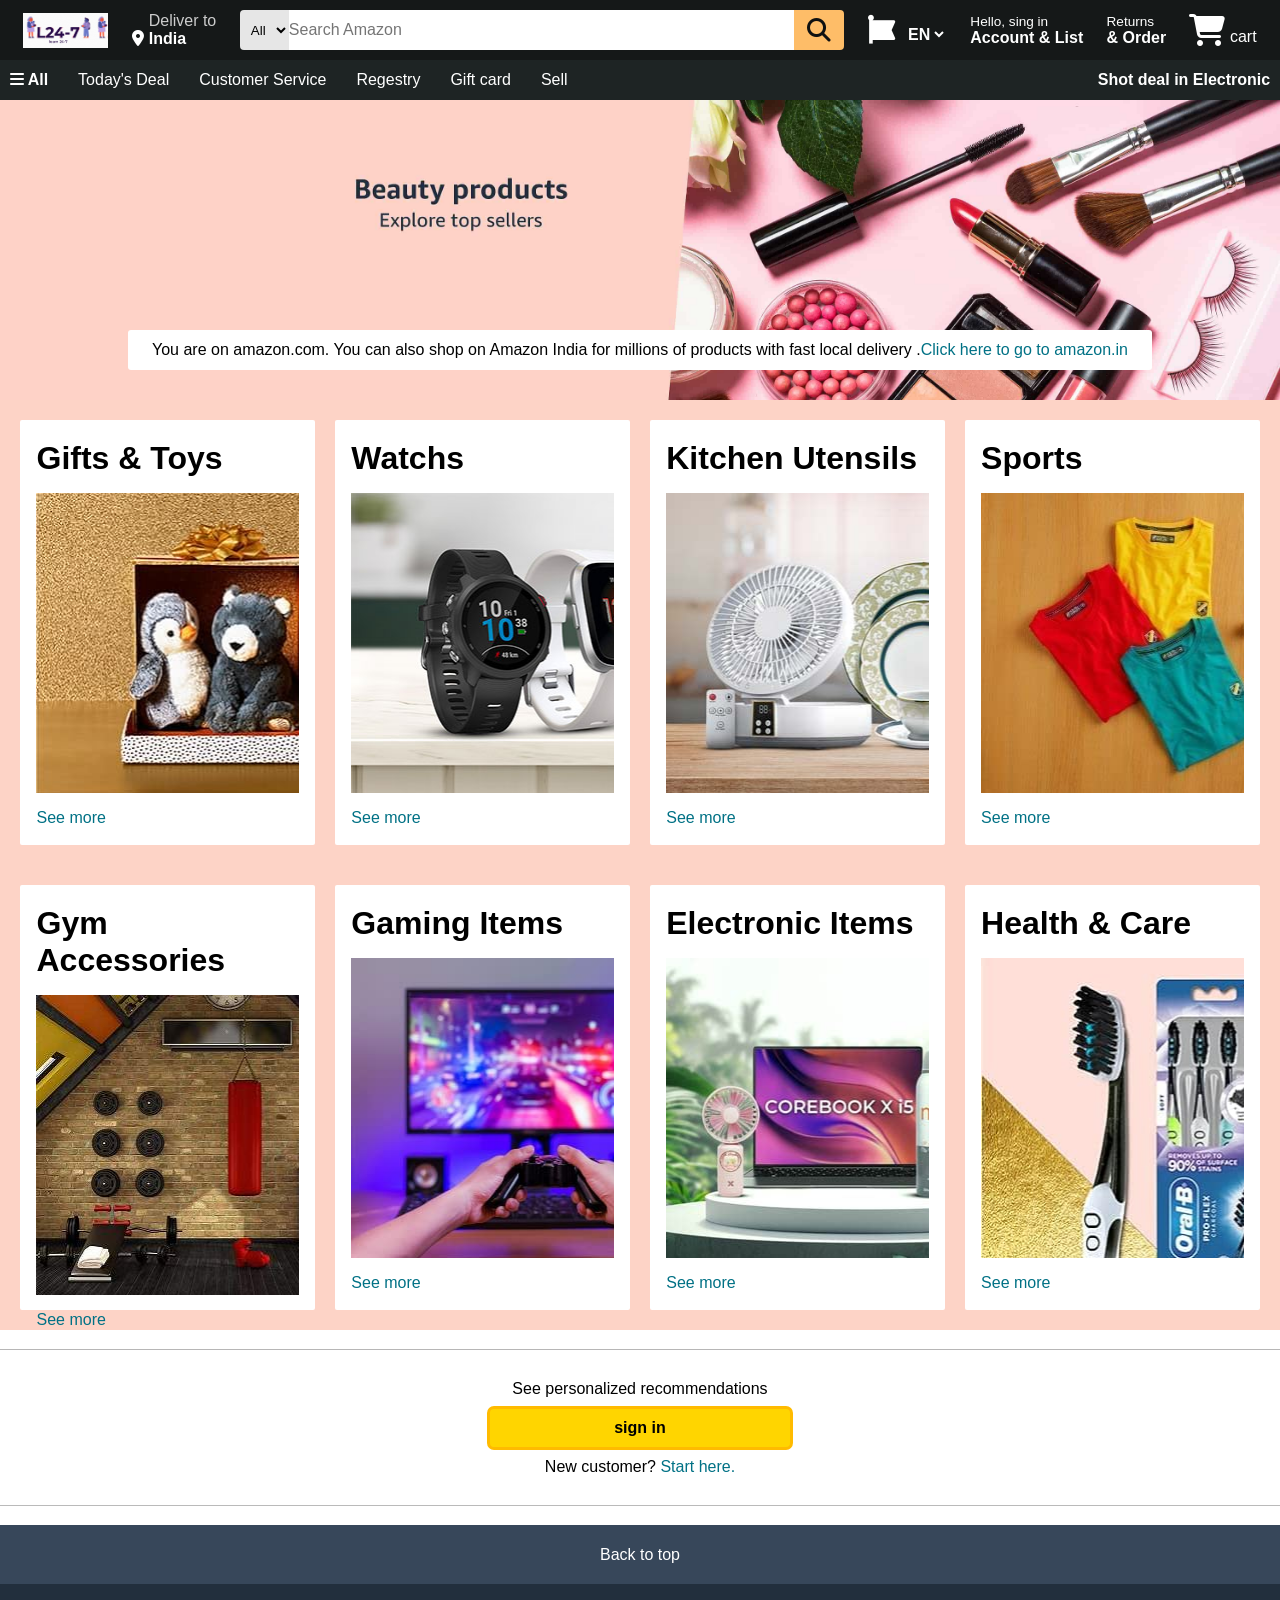
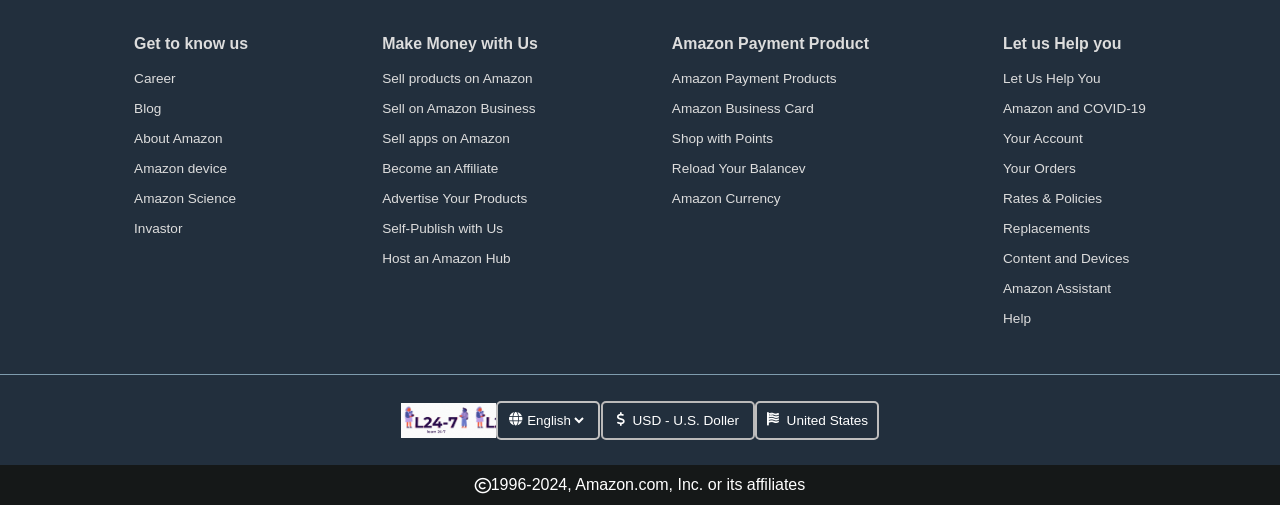
<file: amazon.html>
<!DOCTYPE html>
<html lang="en">
<head>
    <meta charset="UTF-8">
    <meta name="viewport" content="width=device-width, initial-scale=1.0">
    <title>Document</title>
    <link rel="stylesheet" href="https://cdnjs.cloudflare.com/ajax/libs/font-awesome/6.5.2/css/all.min.css" integrity="sha512-SnH5WK+bZxgPHs44uWIX+LLJAJ9/2PkPKZ5QiAj6Ta86w+fsb2TkcmfRyVX3pBnMFcV7oQPJkl9QevSCWr3W6A==" crossorigin="anonymous" referrerpolicy="no-referrer" />
    <link rel="stylesheet" href="amazon.css">
</head>
<body>
    <header>
        <div class="navbar">
            
            <div class="nav-logo">
                <div class="logo">
                </div>
            </div>

            <div class="nav-address border">
                <div class="addone">Deliver to</div>
                <div class="addtwo">
                    <i class="fa-solid fa-location-dot"></i>
                    <p>India</p>
                </div>
            </div>

            <div class="nav-search">
                <select class="search-select">
                    <option>All</option>
                </select>
                <input placeholder="Search Amazon" id="search">
                <div class="search-icon">
                    <i class="fa-solid fa-magnifying-glass"></i>
                </div>
            </div>

            <div class="nav-lang border">
                <i class="fa-brands fa-font-awesome"></i>
                <select>
                    <option>EN</option>
                </select>
            </div>

            <div class="nav-account border">
                <div class="acc-one">
                    <p>Hello, sing in</p>
                </div>
                <div class="acc-two">
                    <p>Account & List</p>
                </div>
            </div>

            <div class="nav-order border">
                <div class="acc-one">
                    <p>Returns</p>
                </div>
                <div class="acc-two">
                    <p>& Order</p>
                </div>
            </div>

            <div class="nav-cart border">
                <div class="cart">
                    <i class="fa-solid fa-cart-shopping"></i>
                    cart
                </div>
            </div>

        </div>

        <div class="menu">
            <div class="menu-select">
                <i class="fa-solid fa-bars"></i>
                All
            </div>
            <div class="menu-option">
                <p>Today's Deal</p>
                <p>Customer Service</p>
                <p>Regestry</p>
                <p>Gift card</p>
                <p>Sell</p>
            </div>
            <div class="menu-deal">
                <p>Shot deal in Electronic</p>
            </div>
        </div>
    </header>

    <div class="hero">
        <div class="local">
            You are on amazon.com. You can also shop on Amazon India for millions of products with fast local delivery . <a href="####">  Click here to go to amazon.in</a>
        </div>
    </div>

    <div class="shop">

        <div class="box">
            <div class="box-content">
                <h1>Gifts & Toys</h1>
                <div class="shop-img" style="height: 300px; background-image: url('img1.jpg'); margin-top: 1rem;margin-bottom: 1rem;"></div>
                <p>See more</p>
            </div>
        </div>
        
        <div class="box">
            <div class="box-content">
                <h1>Watchs</h1>
                <div class="shop-img" style="height: 300px; background-image: url('img2.jpg'); margin-top: 1rem;margin-bottom: 1rem;"></div>
                <p>See more</p>
            </div>
        </div>

        <div class="box">
            <div class="box-content">
                <h1>Kitchen Utensils</h1>
                <div class="shop-img" style="height: 300px; background-image: url('img3.jpg'); margin-top: 1rem;margin-bottom: 1rem;"></div>
                <p>See more</p>
            </div>
        </div>

        <div class="box">
            <div class="box-content">
                <h1>Sports</h1>
                <div class="shop-img" style="height: 300px; background-image: url('img4.jpg'); margin-top: 1rem;margin-bottom: 1rem;"></div>
                <p>See more</p>
            </div>
        </div>

        <div class="box">
            <div class="box-content">
                <h1>Gym Accessories</h1>
                <div class="shop-img" style="height: 300px; background-image: url('img5.jpg'); margin-top: 1rem;margin-bottom: 1rem;"></div>
                <p>See more</p>
            </div>
        </div>

        <div class="box">
            <div class="box-content">
                <h1>Gaming Items</h1>
                <div class="shop-img" style="height: 300px; background-image: url('img6.jpg'); margin-top: 1rem;margin-bottom: 1rem;"></div>
                <p>See more</p>
            </div>
        </div>

        <div class="box">
            <div class="box-content">
                <h1>Electronic Items</h1>
                <div class="shop-img" style="height: 300px; background-image: url('img7.jpg'); margin-top: 1rem;margin-bottom: 1rem;"></div>
                <p>See more</p>
            </div>
        </div>

        <div class="box">
            <div class="box-content">
                <h1>Health & Care</h1>
                <div class="shop-img" style="height: 300px; background-image: url('img8.jpg'); margin-top: 1rem;margin-bottom: 1rem;"></div>
                <p>See more</p>
            </div>
        </div>

    </div>

    <footer>
        <div class="acc">
            <div class="accone">
                <div class="accou">
                    <div class="acctwo">
                        See personalized recommendations
                    </div>
                    <div class="acc-sign">
                        sign in
                    </div>
                    <div class="accthree">
                        New customer? <a> Start here.</a>
                    </div>
                </div>
            </div>
        </div>
        <div class="top">
            Back to top
        </div>
        <div class="about-us">
            <div class="about">
                <ul>
                    <li><h3>Get to know us</h3></li>
                    <li>Career</li>
                    <li>Blog</li>
                    <li>About Amazon</li>
                    <li>Amazon device</li>
                    <li>Amazon Science</li>
                    <li>Invastor</li>
                </ul>
            </div>
            <div class="earn">
                <ul>
                    <li><h3>Make Money with Us</h3></li>
                    <li>Sell products on Amazon</li>
                    <li>Sell on Amazon Business</li>
                    <li>Sell apps on Amazon</li>
                    <li>Become an Affiliate</li>
                    <li>Advertise Your Products</li>
                    <li>Self-Publish with Us</li>
                    <li>Host an Amazon Hub</li>
                </ul>
            </div>
            <div class="payment">
                <ul>
                    <li><h3>Amazon Payment Product</h3></li>
                    <li>Amazon Payment Products</li>
                    <li>Amazon Business Card</li>
                    <li>Shop with Points</li>
                    <li>Reload Your Balancev
                    <li>Amazon Currency </li>
                </ul>
            </div>
            <div class="help">
                <ul>
                    <li><h3>Let us Help you</h3></li>
                    <li>Let Us Help You</li>
                    <li>Amazon and COVID-19</li>
                    <li>Your Account</li>
                    <li>Your Orders</li>
                    <li>Rates & Policies</li>
                    <li>Replacements</li>
                    <li>Content and Devices</li>
                    <li>Amazon Assistant</li>
                    <li>Help</li>
                </ul>
            </div>
        </div>
        <div class="detail">
            <div class="detail-logo">
            </div> 
            <div class="detail-language">
                <i class="fa-solid fa-globe"></i>
                <select>
                    <option>English</option>
                </select>
            </div>
            <div class="detail-currency">
                <i class="fa-solid fa-dollar-sign"></i>
                USD - U.S. Doller
            </div>
            <div class="detail-country">
                <i class="fa-solid fa-flag-usa"></i>
                United States
            </div>       
        </div>
        <div class="copy">
            <i class="fa-regular fa-copyright"></i>
            1996-2024, Amazon.com, Inc. or its affiliates
        </div>
    </footer>
</body>
</html>
</file>
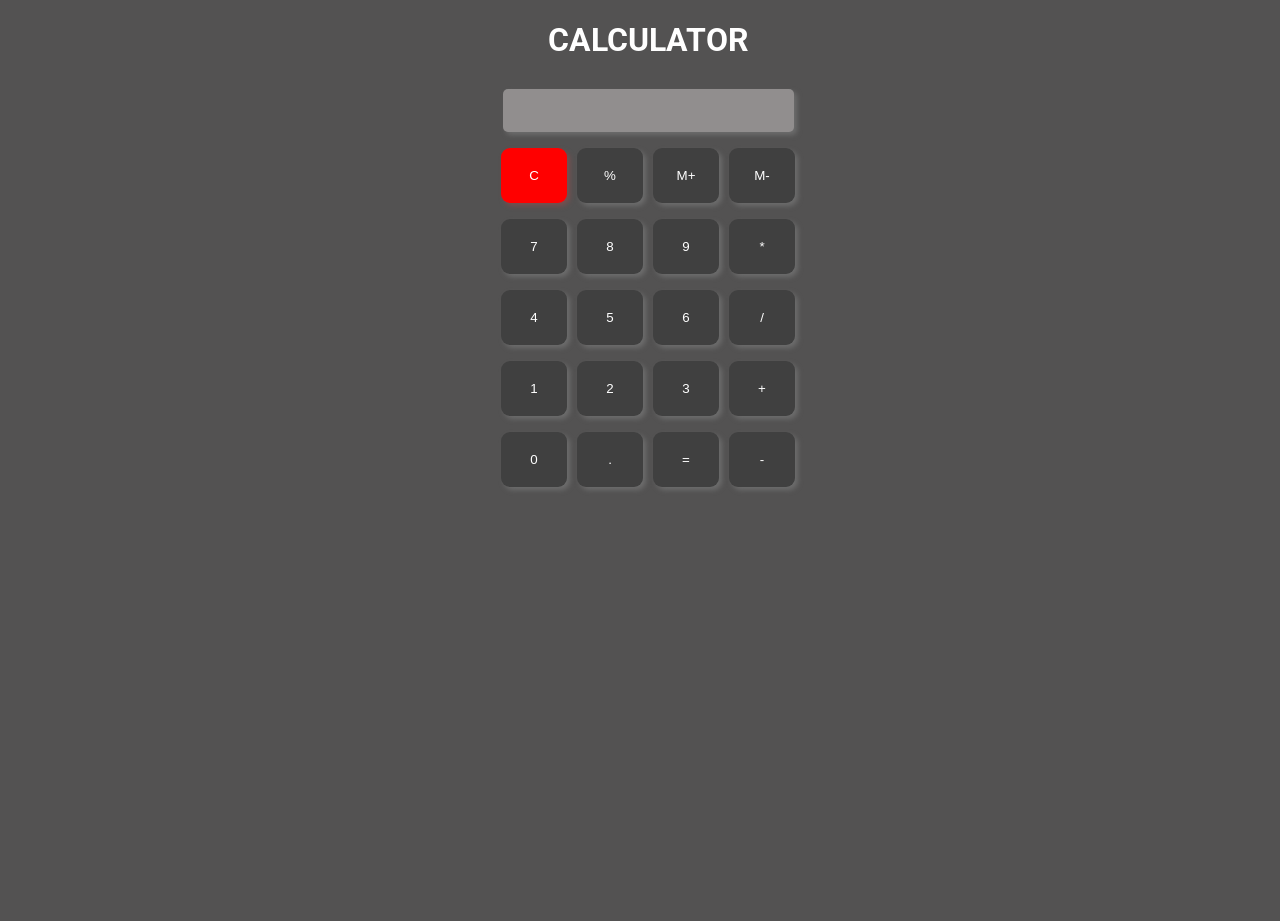
<file: calculator.html>
<!DOCTYPE html>
<html>

<head>
  <meta charset="utf-8">
  <meta name="viewport" content="width=device-width">
  <title>Calculator</title>
  <link href="calculator.css" rel="stylesheet" type="text/css" />
</head>

<body>
  <h1 class="text-center">CALCULATOR</h1>
  <div class="container flex flex-col items-center mx-auto m-w-20">
    <div class="row">
      <input class="input" type="text"/>
    </div>
    <div class="row">
      <button class="button bg-red">C</button>
      <button class="button">%</button>
      <button class="button">M+</button>
      <button class="button">M-</button>
    </div>
    <div class="row">
      <button class="button">7</button>
      <button class="button">8</button>
      <button class="button">9</button>
      <button class="button">*</button>
    </div>
    <div class="row">
      <button class="button">4</button>
      <button class="button">5</button>
      <button class="button">6</button>
      <button class="button">/</button>
    </div>
    <div class="row">
      <button class="button">1</button>
      <button class="button">2</button>
      <button class="button">3</button>
      <button class="button">+</button>
    </div>
    <div class="row">
      <button class="button">0</button>
      <button class="button">.</button>
      <button class="button">=</button>
      <button class="button">-</button>
    </div>
  </div>
  <script src="calc.js"></script>
</body>

</html>
</file>
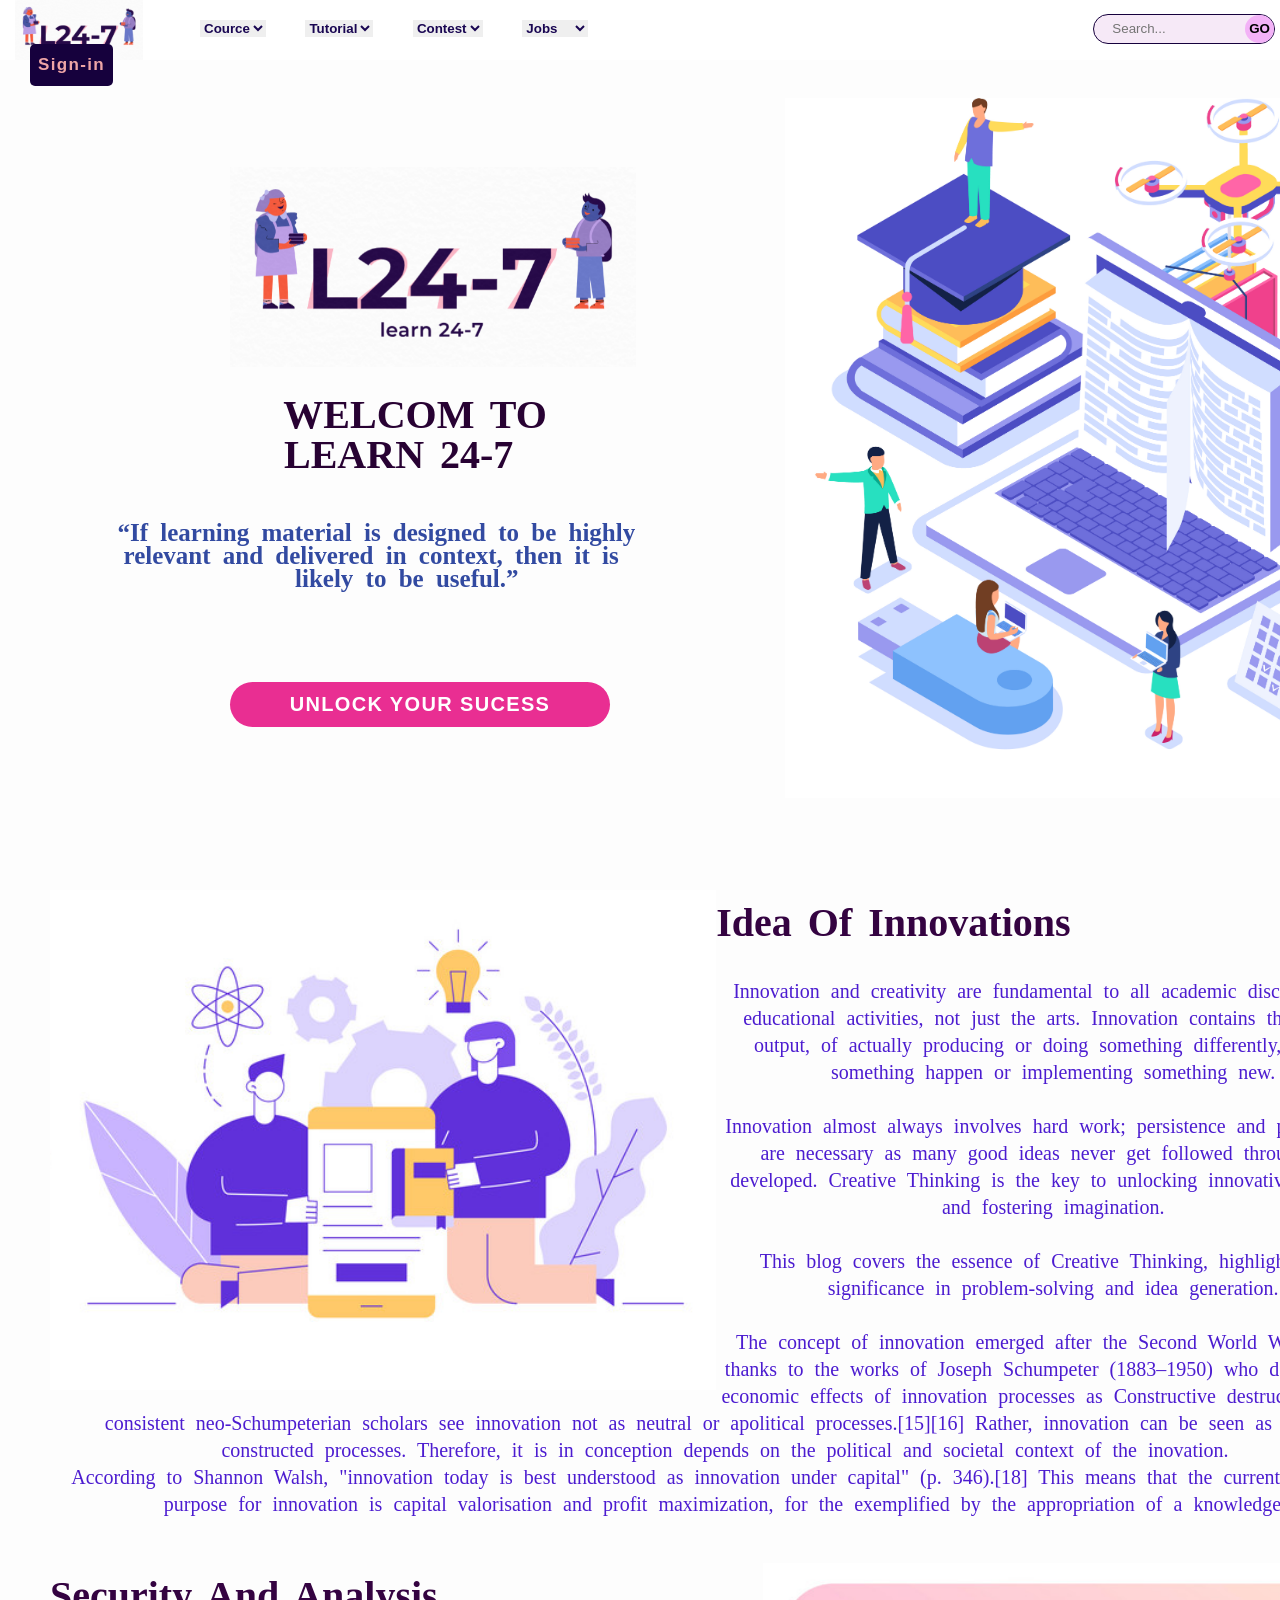
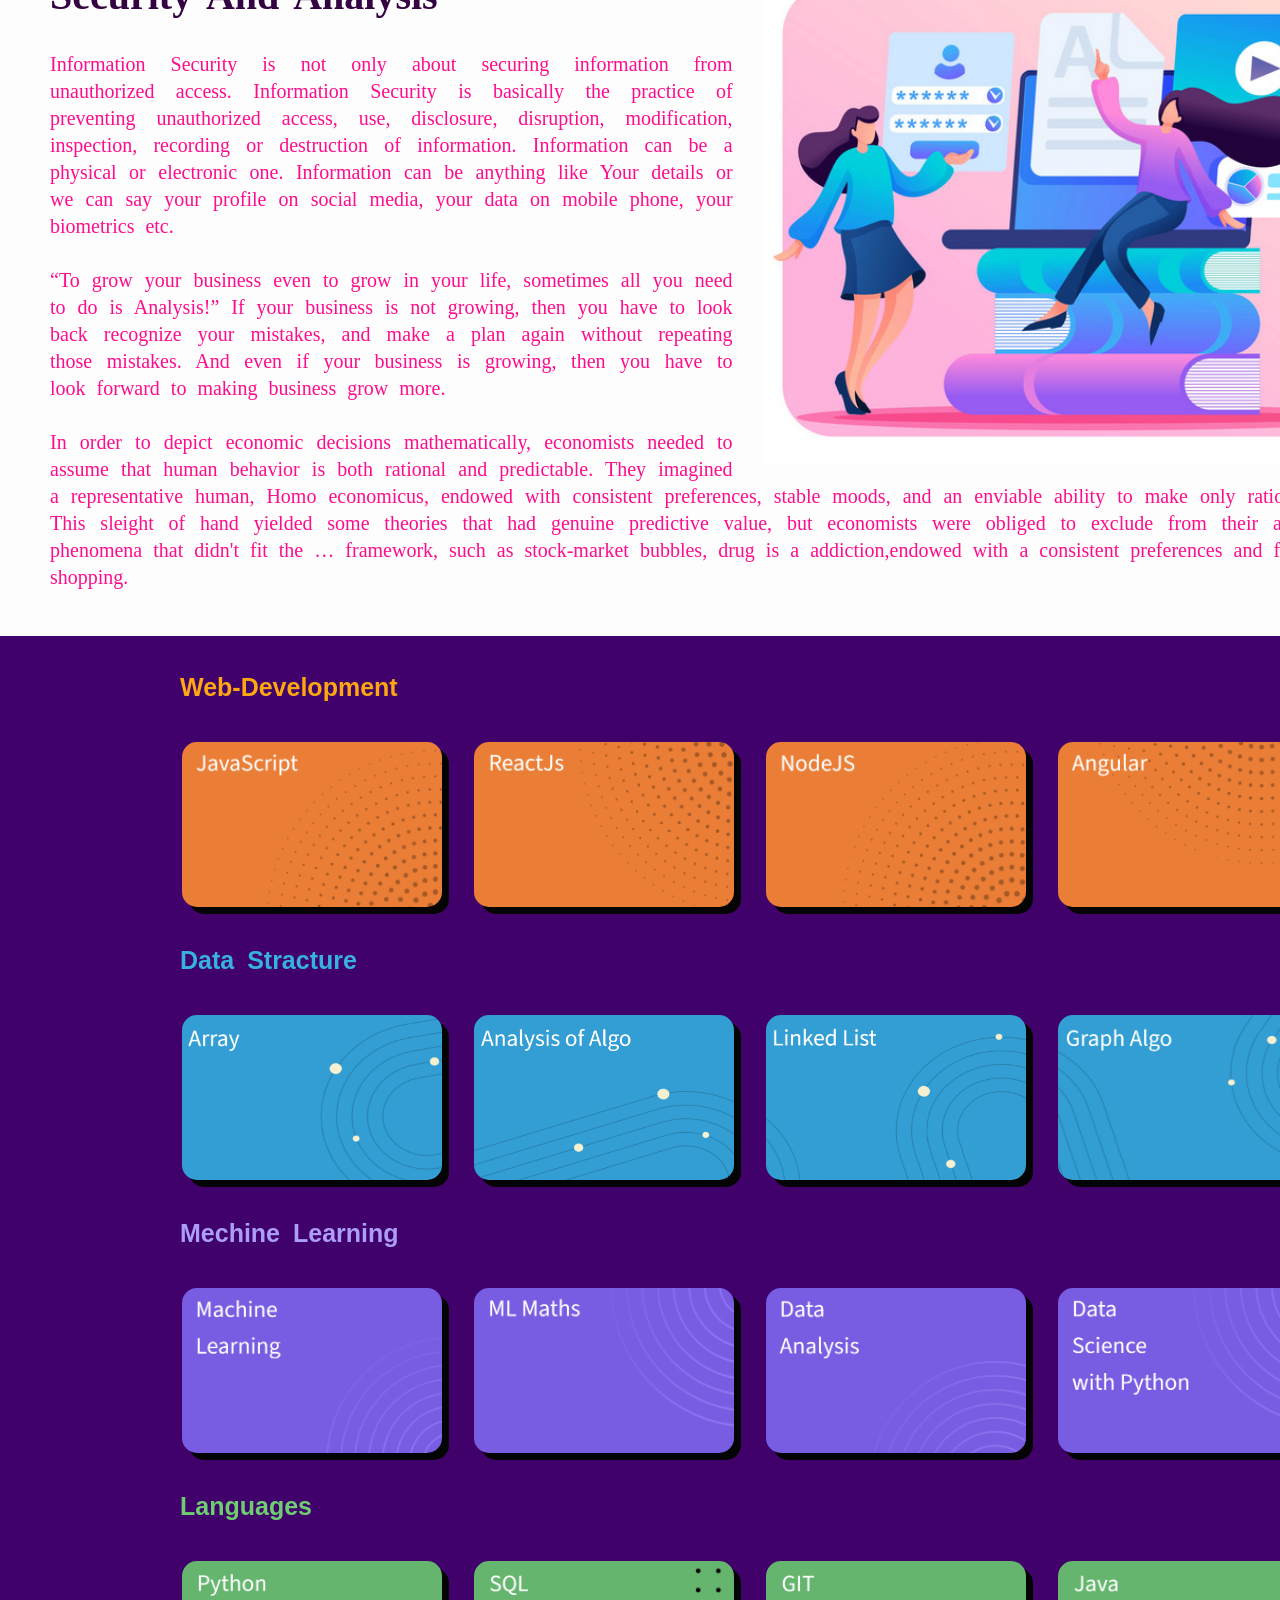
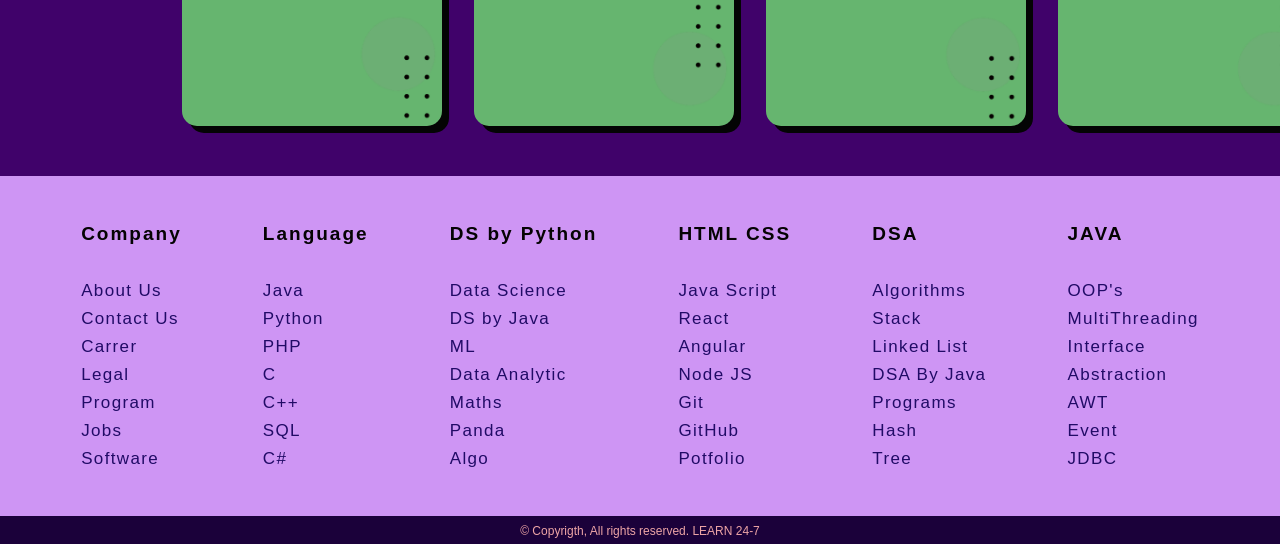
<file: code24-7.html>
<!DOCTYPE html>
<html lang="en">
<head>
    <title>Document</title>
    <style>
*{
    padding: 0%;
    margin: 0%;
    font-family: sans-serif;
}
body{
    background-color: white;
}
.nav{
    height: 60px;
    width: 100%;
    background-color:white;
    background-image: url("logo.png");
    background-size: 128px;
    background-repeat: no-repeat;
    background-position-x: 15px;
    position: fixed;
}
select{
    border: 0px;
    margin-left: 35px;
    margin-top: 20px;
    font-weight: 900;
    color: #190652;
}
input{
    height: 28px;
    width: 180px;
    border: 1.5px solid rgb(22, 1, 61);
    border-radius: 15px;
    background-color: rgb(246, 233, 247);
}
button{
    font-weight: 600;
    color: #EEA5A6;
}
.body{
    padding-top: 75px;
    background-color:rgb(253, 253, 253);
    word-spacing: 6px;
    line-height: 23px;
}
.contnerimg{
    font-size: 20px;
    margin-bottom: 100px;
}
#img1,#img3{
    float: right;
}
#img2{
    float: left;
}
#img3{
    margin-left: 30px;
}
#logo1{
    margin-top: 0;
    padding-top: 0;
    padding-left: 180px;
}
.image1,.image2,.image3{
    width: 1350px;
    height: 550px;
    padding-left: 50px;
    font-family:Georgia, 'Times New Roman', Times, serif;
}
.image2{
    margin-top: 70px;
    text-align: center;
}
pre{
    font-size: 50px;
    font-weight: 900;
    font-family:Georgia, 'Times New Roman', Times, serif;
}
h2{
    line-height: 65px;
    font-size: 40px;
    font-family:Georgia, 'Times New Roman', Times, serif;
}
p{
    font-family:Georgia, 'Times New Roman', Times, serif;
    line-height: 27px;
    color: #4c1cd0;
}
#one{
    padding-left: 10px;
    padding-right: 10px;
}
.contner{
    height: 1100px;
    background-color: #40026a;
    padding-top: 40px;
}
#box{
    height: 165px;
    width: 260px;
    background-color: #cfc4f0;
    border: 0px;
    border-radius: 15px; 
    box-shadow: 7px 7px rgb(4, 4, 4);   
}
h1{
    margin-left: 180px;
    font-size: 25px;
    font-weight: 600;
    color: #EEA5A6;
}
.webdevp,.DSA,.mlds,.tut{
    display: flex;
    height: 250px;
    width: 1200px;
    margin-left: 150px;
    align-items: center;
    align-content: center;
    justify-content: space-evenly;
}

.js{
    background-image: url(js.png);
    background-size: cover;
}.angularjs{
    background-image: url(angular.png);
    background-size: cover;
}.reactjs{
    background-image: url(reactjs.png);
    background-size: cover;
}.nodejs{
    background-image: url(nodejs.png);
    background-size: cover;  
}

.array{
    background-image: url(array.png);
    background-size: cover;
}.linkedlist{
    background-image: url(linkedlist.png);
    background-size: cover;
}.anyalo{
    background-image: url(analysisalgo.png);
    background-size: cover;
}.graph{
    background-image: url(graph.png);
    background-size: cover;
}

.ml{
    background-image: url(ml.png);
    background-size: cover;
}.maths{
    background-image: url(mlmaths.png);
    background-size: cover;
}.dspy{
    background-image: url(dspython.png);
    background-size: cover;
}.dataaly{
    background-image: url(da.png);
    background-size: cover;
}

.python{
    background-image: url(python.png);
    background-size: cover;
}.sql{
    background-image: url(sql.png);
    background-size: cover;
}.git{
    background-image: url(git.png);
    background-size: cover;
}.javac{
    background-image: url(java.png);
    background-size: cover;
}

.foot{
    height: 340px;
    background-color:rgb(206, 149, 244);
    display: flex;
    align-items: center;
    align-content: center;
    justify-content: space-evenly;
}
a{
    font-size: 17px;
    letter-spacing: 1.35px;
    text-decoration: none;
    color: #210b66;
}
.company,.language,.datascience,.dsa,.webdev,.java{
    color: #13053e;
    list-style-type: none;
    line-height: 28px;
}
b{
    font-size: 19px;
    color: #050303;
    cursor: default;
    letter-spacing: 2px;
}
.footer{
    color: #EEA5A6;
    height: 20px;
    padding-top: 8px;
    background-color:#1b013a;
    text-align: center;
    font-size: 12px;
}
    </style>
</head>
<body >


    <header>
        <div class="nav">
            <select style="margin-left: 200px;">
                <option>Cource</option>
                <option>Cource</option>
                <option>Cource</option>
                <option>Cource</option>
            </select>
            <select>
                <option>Tutorial</option>
                <option>Cource</option>
                <option>Cource</option>
                <option>Cource</option>
            </select>
            <select>
                <option>Contest</option>
                <option>Cource</option>
                <option>Cource</option>
                <option>Cource</option>
            </select>
            <select>
                <option>Jobs</option>
                <option>Cource</option>
                <option>Cource</option>
                <option>Cource</option>
            </select>
                <input style="margin-left: 500px;" id="search" type="text" name="Search" placeholder="     Search...">
                <button type="submit" style="margin-left: -34.25px;border: 0px; height: 28px;width: 29px;
                 border-radius: 50%; background-color:rgb(243, 178, 247) ;color:#000;" class="a">GO</button>
                <button id="buttonone" type="submit" style="margin-left: 30px;border: 0px;height: 42.5px;
                border-radius: 5px;width: 83px; background-color: rgb(22, 1, 61); transition: all;
                transition-duration: 1s;" class="b">
                    <a style="text-decoration: none; color:#EEA5A6;" href="Form.html">Sign-in</a>
                </button>
        </div>  
    </header>



    <main>
        <div class="body">

            <div class="contnerimg"><br>

                <div class="image1">
                    <img id="img1" src="logo1.png" alt="image1" height="700px">
                    <br><br><br>
                    <img id="logo1" src="logo.png" height="200px">
                    <br><br>
                    <pre style="line-height: 40px;font-size: 40px; font-weight: 700;color: #280233;">               WELCOM TO</pre>
                    <pre style="line-height: 40px;font-size: 40px; font-weight: 700;color: #280233;">               LEARN 24-7</pre>
                    <br><br>
                    <pre style="font-size: 25px;color: #324aa1;">      “If learning material is designed to be highly 
      relevant and delivered in context, then it is 
                    likely to be useful.”</pre>
                    <br><br><br><br>
                    <button style="margin-left: 180px; border: 0px;height: 45px;border-radius: 25px;width: 380px; background-color: rgb(233, 46, 146);"><a style="text-decoration: none;color: white;font-weight: 900; font-size: 20px;" href="###"> UNLOCK YOUR SUCESS </a></button>
                    <br>
                </div><br><br><br><br>

                <div style="height: 80px; width: 1350px;">
                </div>

                <div class="image2">
                    <img id="img2" src="logo2.png" alt="image2" height="500px">
                    <H2 style="text-align: left;color: #340341;">Idea Of Innovations</H2>
                    <br>
                    <p id="one">
                    Innovation and creativity are fundamental to all academic disciplines and educational 
                    activities, not just the arts.  Innovation contains the idea of output, of 
                    actually producing or doing something differently, making something happen or 
                    implementing something new. 
                    <br><br>
                    Innovation almost always involves hard work; persistence and perseverance are 
                    necessary as many good ideas never get followed through and developed. Creative 
                    Thinking is the key to unlocking innovative solutions and fostering imagination. 
                    <br><br>
                    This blog covers the essence of Creative Thinking, highlighting its significance 
                    in problem-solving and idea generation.
                    <br><br>
                    The concept of innovation emerged after the Second World War, mostly thanks to the
                    works of Joseph Schumpeter (1883–1950) who described the economic effects of 
                    innovation processes as Constructive destruction. Today, consistent neo-Schumpeterian 
                    scholars see innovation not as neutral or apolitical processes.[15][16] Rather, 
                    innovation can be seen as socially constructed processes. Therefore, it is in conception 
                    depends on the political and societal context of the inovation.
                    <br>
                    According to Shannon Walsh, "innovation today is best understood as innovation under 
                    capital" (p. 346).[18] This means that the current hegemonic purpose for innovation 
                    is capital valorisation and profit maximization, for the exemplified by the appropriation of a
                    knowledge.
                    </p>
                </div><br>

                <div class="image3" style="margin-top: 100px;">
                    <img id="img3" src="logo3.png" alt="image3" height="500px">
                    <H2 style="color: #340341;">Security And Analysis</H2>
                    <br>
                    <p style="text-align: justify; color: #fd0d8d;">
                    Information Security is not only about securing information from unauthorized access. 
                    Information Security is basically the practice of preventing unauthorized access, use, 
                    disclosure, disruption, modification, inspection, recording or destruction of information. 
                    Information can be a physical or electronic one. Information can be anything like Your 
                    details or we can say your profile on social media, your data on mobile phone, your 
                    biometrics etc.
                    <br><br>
                    “To grow your business even to grow in your life, sometimes all you need to do is 
                    Analysis!” If your business is not growing, then you have to look back recognize 
                    your mistakes, and make a plan again without repeating those mistakes. And even if 
                    your business is growing, then you have to look forward to making business 
                    grow more.
                    <br><br>
                    In order to depict economic decisions mathematically, economists needed to assume 
                    that human behavior is both rational and predictable. They imagined a representative 
                    human, Homo economicus, endowed with consistent preferences, stable moods, and an 
                    enviable ability to make only rational decisions. This sleight of hand yielded some 
                    theories that had genuine predictive value, but economists were obliged to exclude 
                    from their analyses many phenomena that didn't fit the … framework, such as 
                    stock-market bubbles, drug is a addiction,endowed with a consistent preferences and for
                    compulsive shopping.

                    </p>
                </div><br>

            </div>


            <div class="contner">

                <h1 style="color: rgb(253, 167, 18);">Web-Development</h1>
                <div class="webdevp">
                    <a href="https://www.geeksforgeeks.org/javascript/?ref=home-articlecards">
                    <div id="box" class="js"></div>
                    </a>
                    <div id="box" class="reactjs"></div>
                    <div id="box" class="nodejs"></div>
                    <div id="box" class="angularjs"></div>
                </div>

                <h1 style="color: rgb(54, 178, 223);">Data Stracture</h1>
                <div class="DSA">
                    <div id="box" class="array"></div>
                    <div id="box" class="anyalo"></div>
                    <div id="box" class="linkedlist"></div>
                    <div id="box" class="graph"></div>
                </div>

                <h1 style="color: rgba(172, 159, 252, 0.991);">Mechine Learning</h1>
                <div class="mlds">
                    <div id="box" class="ml"></div>
                    <div id="box" class="maths"></div>
                    <div id="box" class="dataaly"></div>
                    <div id="box" class="dspy"></div>
                </div>

                <h1 style="color: rgba(114, 220, 114, 0.932);">Languages</h1>
                <div class="tut" style="margin-bottom: 100px;">
                    <div id="box" class="python"></div>
                    <div id="box" class="sql"></div>
                    <div id="box" class="git"></div>
                    <div id="box" class="javac"></div>
                </div>

            </div>

        </div>
    </main>



    <footer>
        <div class="foot">

            <div class="company">
                <li id="company">
                    <ul><b>Company</b></ul>
                    <br>
                    <ul><a href="###">About Us</a></ul>
                    <ul><a href="###">Contact Us</a></ul>
                    <ul><a href="###">Carrer</a></ul>
                    <ul><a href="###">Legal</a></ul>
                    <ul><a href="###">Program</a></ul>
                    <ul><a href="###">Jobs</a></ul>
                    <ul><a href="###">Software</a></ul>
                </li>
            </div>

            <div class="language">
                <li id="language">
                    <ul><b>Language</b></ul>
                    <br>
                    <ul><a href="###">Java</a></ul>
                    <ul><a href="###">Python</a></ul>
                    <ul><a href="###">PHP</a></ul>
                    <ul><a href="###">C</a></ul>
                    <ul><a href="###">C++</a></ul>
                    <ul><a href="###">SQL</a></ul>
                    <ul><a href="###">C#</a></ul>
                </li>
            </div>

            <div class="datascience">
                <li id="datascience">
                    <ul><b>DS by Python</b></ul>
                    <br>
                    <ul><a href="###">Data Science</a></ul>
                    <ul><a href="###">DS by Java</a></ul>
                    <ul><a href="###">ML</a></ul>
                    <ul><a href="###">Data Analytic</a></ul>
                    <ul><a href="###">Maths</a></ul>
                    <ul><a href="###">Panda</a></ul>
                    <ul><a href="###">Algo</a></ul>
                </li>
            </div>

            <div class="webdev">
                <li id="webdev">
                    <ul><b>HTML CSS</b></ul>
                    <br>
                    <ul><a href="###">Java Script</a></ul>
                    <ul><a href="###">React</a></ul>
                    <ul><a href="###">Angular</a></ul>
                    <ul><a href="###">Node JS</a></ul>
                    <ul><a href="###">Git</a></ul>
                    <ul><a href="###">GitHub</a></ul>
                    <ul><a href="###">Potfolio</a></ul>
                </li>
            </div>

            <div class="dsa">
                <li id="dsa">
                    <ul><b>DSA</b></ul>
                    <br>
                    <ul><a href="###">Algorithms</a></ul>
                    <ul><a href="###">Stack</a></ul>
                    <ul><a href="###">Linked List</a></ul>
                    <ul><a href="###">DSA By Java</a></ul>
                    <ul><a href="###">Programs</a></ul>
                    <ul><a href="###">Hash</a></ul>
                    <ul><a href="###">Tree</a></ul>
                </li>
            </div>

            <div class="java">
                <li id="java">
                    <ul><b>JAVA</b></ul>
                    <br>
                    <ul><a href="###">OOP's</a></ul>
                    <ul><a href="###">MultiThreading</a></ul>
                    <ul><a href="###">Interface</a></ul>
                    <ul><a href="###">Abstraction</a></ul>
                    <ul><a href="###">AWT</a></ul>
                    <ul><a href="###">Event</a></ul>
                    <ul><a href="###">JDBC</a></ul>
                </li>
            </div>

        </div>


        <div class="footer">
            &copy; Copyrigth, All rights reserved. LEARN 24-7
        </div>
    </footer>

</body>
</html>
</file>
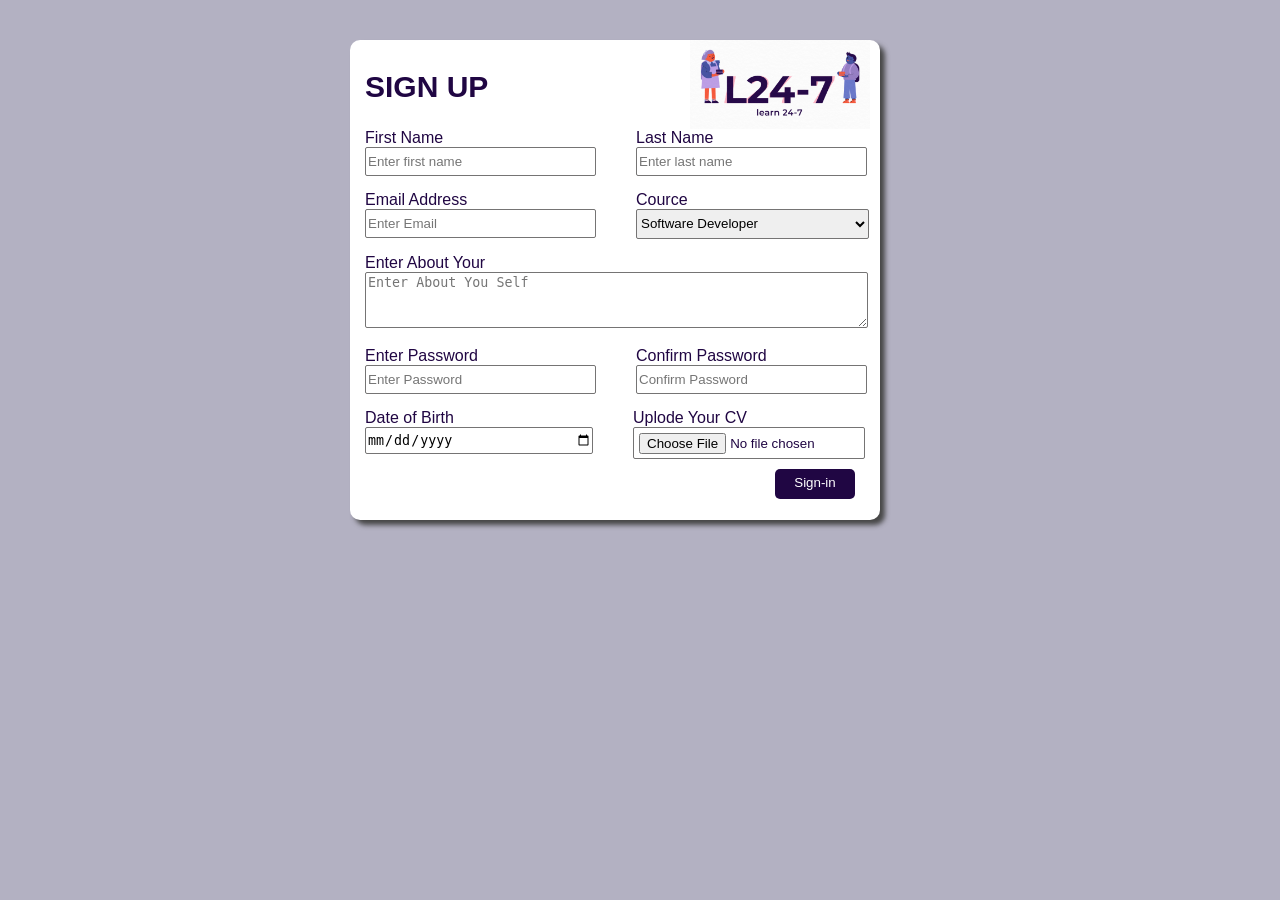
<file: Form.html>
<!DOCTYPE html>
<html lang="en">
<head>
    <meta charset="UTF-8">
    <meta name="viewport" content="width=device-width, initial-scale=1.0">
    <title>login form</title>
    <link rel="stylesheet" href="Form.css">
</head>
<body>
    <div class="one">
        <h2 style="font-size: 30px;">SIGN UP</h2>
            <div class="two">    
                <form action="action.php">
                    <div class="contaner1">
                        <div class="f1">
                            <label for="first_name">First Name</label><br>
                            <input id="first_name" type="text" name="first_name" placeholder="Enter first name">
                        </div>
                        <div class="f2">
                            <label for="last_name">Last Name</label><br>
                            <input id="last_name" type="text" name="last_name" placeholder="Enter last name">
                        </div>
                    </div>
                    <div class="contaner2">
                        <div class="f3">
                            <label for="Name">Email Address</label><br>
                            <input id="Email" type="email" name="Email" placeholder="Enter Email">
                        </div>
                        <div class="f4">
                            <label for="Cource">Cource</label><br>
                            <select id="Cource">
                                <option value="Software_Developer" name="Cource">Software Developer</option>
                                <option value="Web_Developer" name="Cource">Web Developer</option>
                                <option value="App_Dveloper" name="Cource">App Developer</option>
                                <option value="Data_Analytic" name="Cource">Data Analytic</option>
                            </select>
                        </div>
                    </div>
                    <div class="contaner3">
                        <label for="about">Enter About Your </label><br>
                        <textarea id="about" name="about" placeholder="Enter About You Self"></textarea>
                    </div>
                    <div class="contaner4">
                        <div class="f5">
                            <label for="Password">Enter Password</label><br>
                            <input id="Password" type="password" name="Password" placeholder="Enter Password">
                        </div>
                        <div class="f6">
                            <label for="Password">Confirm Password</label><br>
                            <input id="Password" type="password" name="Password" placeholder="Confirm Password">
                        </div>
                    </div>
                    <div class="contaner5">
                        <div class="f7">
                            <label for="date_of_birth">Date of Birth</label><br>
                            <input id="date_of_birth" type="date" name="date_of_birth" placeholder="Enter date of birth">
                        </div>
                        <div class="f8">
                            <label for="cv">Uplode Your CV</label><br>
                            <input id="cv" type="file" name="cv" placeholder="form.pdf" id="cv">
                        </div>
                    </div>
                    <div class="contaner6">
                        <div class="f9">
                            <button type="submit">Sign-in</button>
                        </div>
                    </div>
                </form>
            </div>
    </div>
</body>
</html>
</file>
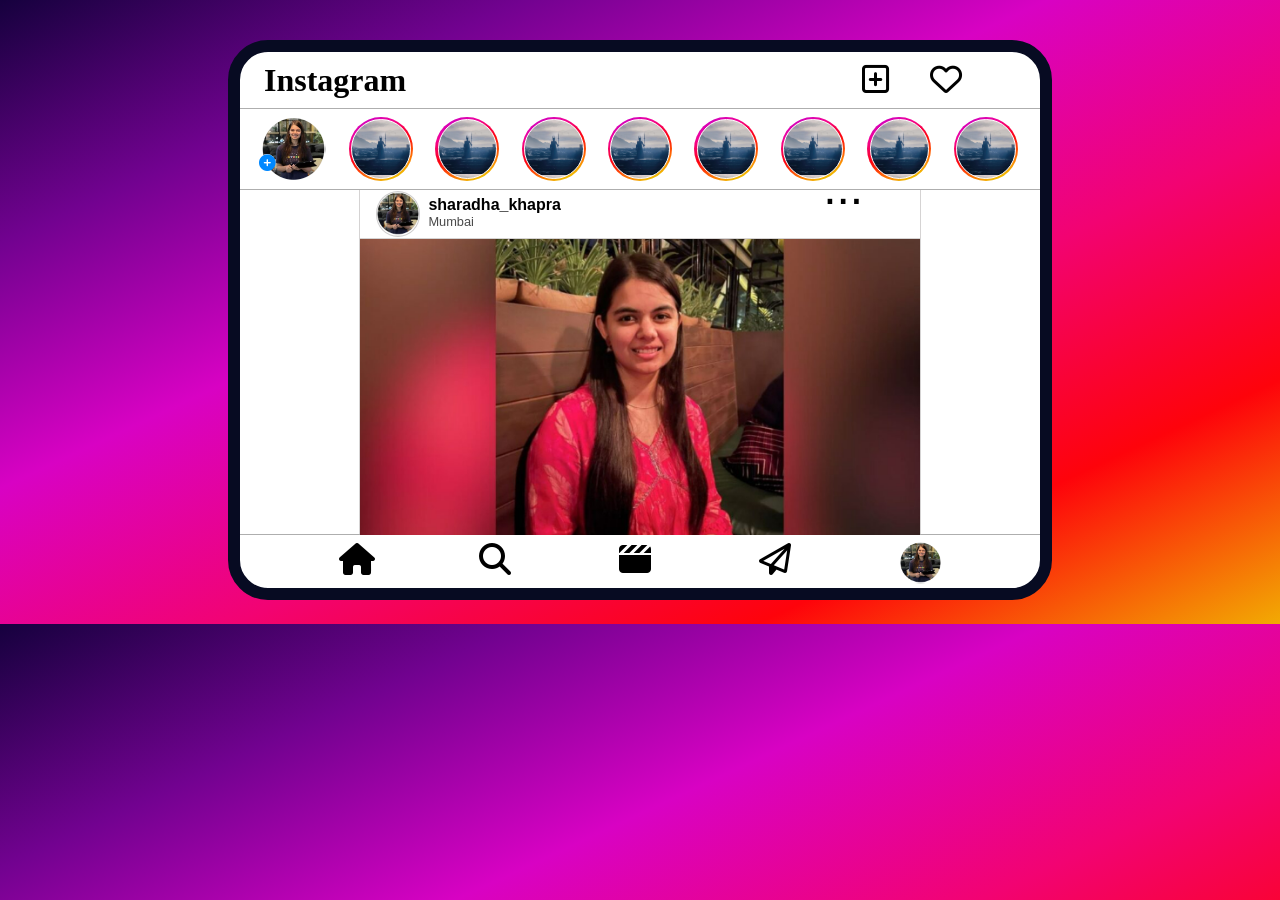
<file: instagramhome.html>
<!DOCTYPE html>
<html lang="en">
<head>
    <meta charset="UTF-8">
    <meta name="viewport" content="width=device-width, initial-scale=1.0">
    <title>Instagram Home</title>
    <link rel="stylesheet" href="https://cdnjs.cloudflare.com/ajax/libs/font-awesome/6.5.2/css/all.min.css" 
    integrity="sha512-SnH5WK+bZxgPHs44uWIX+LLJAJ9/2PkPKZ5QiAj6Ta86w+fsb2TkcmfRyVX3pBnMFcV7oQPJkl9QevSCWr3W6A==" 
    crossorigin="anonymous" referrerpolicy="no-referrer" />
    <style>
        *{
            padding: 0px;
            margin: 0px;
        }
        body{
            background: linear-gradient(155deg,#16013e,#720290,#d802c3,#f20372,#fe030b,#f2aa03);
            display: flex;
            align-items: center;
            justify-content: center;
            height: 39rem;
            font-family:Arial, sans-serif;
        }
        .contaner{
            margin-top: 1rem;
            height: 33.5rem;
            width: 50rem;
            background-color: white;
            border: 0.75rem rgb(7, 11, 34) solid;
            border-radius: 2.5rem;
        }
        .navbar{
            height: 3.5rem;
            border-bottom: 1.5px solid rgb(174, 174, 174);
            display: flex;
            align-items: center;
            font-size: 2rem;
            font-weight: 700;
            padding-left: 1.5rem;
            padding-right: 1.5rem;
            font-family:Georgia, 'Times New Roman', Times, serif;
        }
        .instagram{
            margin-right: 26rem;
        }
        .log{
            margin-left: 2.5rem;
        }
        .storys{
            height: 5rem;
            border-bottom: 1.5px solid rgb(174, 174, 174);
            display: flex;
            align-items: center;
            justify-content: space-evenly;
        }
        .yourstory{
            height: 4rem;
            width: 4rem;
            border-radius: 50%;
            background-image: url(Screenshot\ 2024-08-07\ 151252.png);
            background-size: contain;
        }
        .plus{
            height: 1rem;
            width: 1rem;
            font-size: 1.05em;
            border-radius: 50%;
            background-color: white;
            position: fixed;
            z-index: 1;
            top: 9.6rem;
            left: 16.2rem;
        }
        .story{
            height: 4rem;
            width: 4rem;
            border-radius: 50%;
            background: linear-gradient(155deg,#b602de,#f20396,#fc020f,#fe7c03,#e1ff02);
        }
        .inner{
            height: 3.6rem;
            width: 3.6rem;
            margin-left: 0.15rem;
            margin-top: 0.12rem;
            border-radius: 50%;
            background-image: url(lord.png);
            background-size: contain;
            border: 0.1rem solid white;
        }
        .posts{
            height: 21.5rem;
            border-bottom: 1.5px solid rgb(174, 174, 174);
            display: flex;
            justify-content: center;
        }
        .post{
            height: 21.5rem;
            width: 35rem;
            border-left:1.25px solid rgb(213, 211, 211) ;
            border-right: 1.25px solid rgb(213, 211, 211);
        }
        .postinfo{
            height: 3rem;
            border-bottom: 1.25px solid rgb(213, 211, 211);
            display: flex;
            align-items: center;
        }
        .postphoto{
            margin-left: 1rem;
            height: 2.7rem;
            width: 2.65rem;
            border-radius: 50%;
            border: 1.5px solid rgb(207, 206, 206);
            background-image: url(Screenshot\ 2024-08-07\ 151252.png);
            background-size: contain;
        }
        .postname{
            margin-top: 0.5rem;
            margin-left: 0.5rem;
            height: 2.7rem;
            width: 24rem;
        }
        .name{
            font-weight: 700;
        }
        .location{
            font-size: 0.8rem;
            color: #4a4a4a;
        }
        .postmore{
            margin-left: 1rem;
            height: 2.7rem;
            width: 4.75rem;
            text-align: right;
            padding-top: 0px;
            font-size: 3rem;
            position: fixed;
            z-index: 1;
            top: 10rem;
            left: 48.2rem;
        }
        .photo{
            height: 18.5rem;
            background-image: url(photo.png);
            background-size: cover;
        }
        .menu{
            height: 3.5rem;
            display: flex;
            align-items: center;
            justify-content: space-evenly;
            font-size: 2rem;
        }
        .logo{
            height: 2.6rem;
            width: 2.6rem;
        }
        .img{
            height: 2.6rem;
            width: 2.6rem;
            border-radius: 50%;
            background-image: url(Screenshot\ 2024-08-07\ 151252.png);
            background-size: contain;
        }
    </style>
</head>
<body>
    <div class="contaner">

        <div class="navbar">
            <div class="instagram">Instagram</div>
            <div class="log"><i class="fa-regular fa-square-plus" style="color: #000"></i></div>
            <div class="log"><i class="fa-regular fa-heart" style="color: #000"></i></div>
        </div>

        <div class="storys">
            <div class="yourstory"></div>
            <div class="plus"><i class="fa-solid fa-circle-plus" style="color: rgb(0, 136, 255);"></i></div>
            <div class="story"><div class="inner"></div></div><div class="story"><div class="inner"></div></div>
            <div class="story"><div class="inner"></div></div><div class="story"><div class="inner"></div></div>
            <div class="story"><div class="inner"></div></div><div class="story"><div class="inner"></div></div>
            <div class="story"><div class="inner"></div></div><div class="story"><div class="inner"></div></div>
        </div>

        <div class="posts">
            <div class="post">
                <div class="postinfo">
                    <div class="postphoto"></div>
                    <div class="postname">
                        <div class="name">sharadha_khapra</div>
                        <div class="location">Mumbai</div>
                    </div>
                    <div class="postmore">...</div>
                </div>
                <div class="photo"></div>
            </div>
        </div>

        <div class="menu">
            <a href="####"><div class="logo"><i class="fa-solid fa-house" style="color: #000"></i></div></a>
            <div class="logo"><i class="fa-solid fa-magnifying-glass" style="color: #000"></i></div>
            <div class="logo"><i class="fa-solid fa-clapperboard" style="color: #000"></i></div>
            <a href="instagrammessage.html"><div class="logo"><i class="fa-regular fa-paper-plane" style="color: #000"></i></div></a>
            <a href="instaProfileApnaCollege.html"><div class="img"></div></a>
        </div>

    </div>
</body>
</html>
</file>
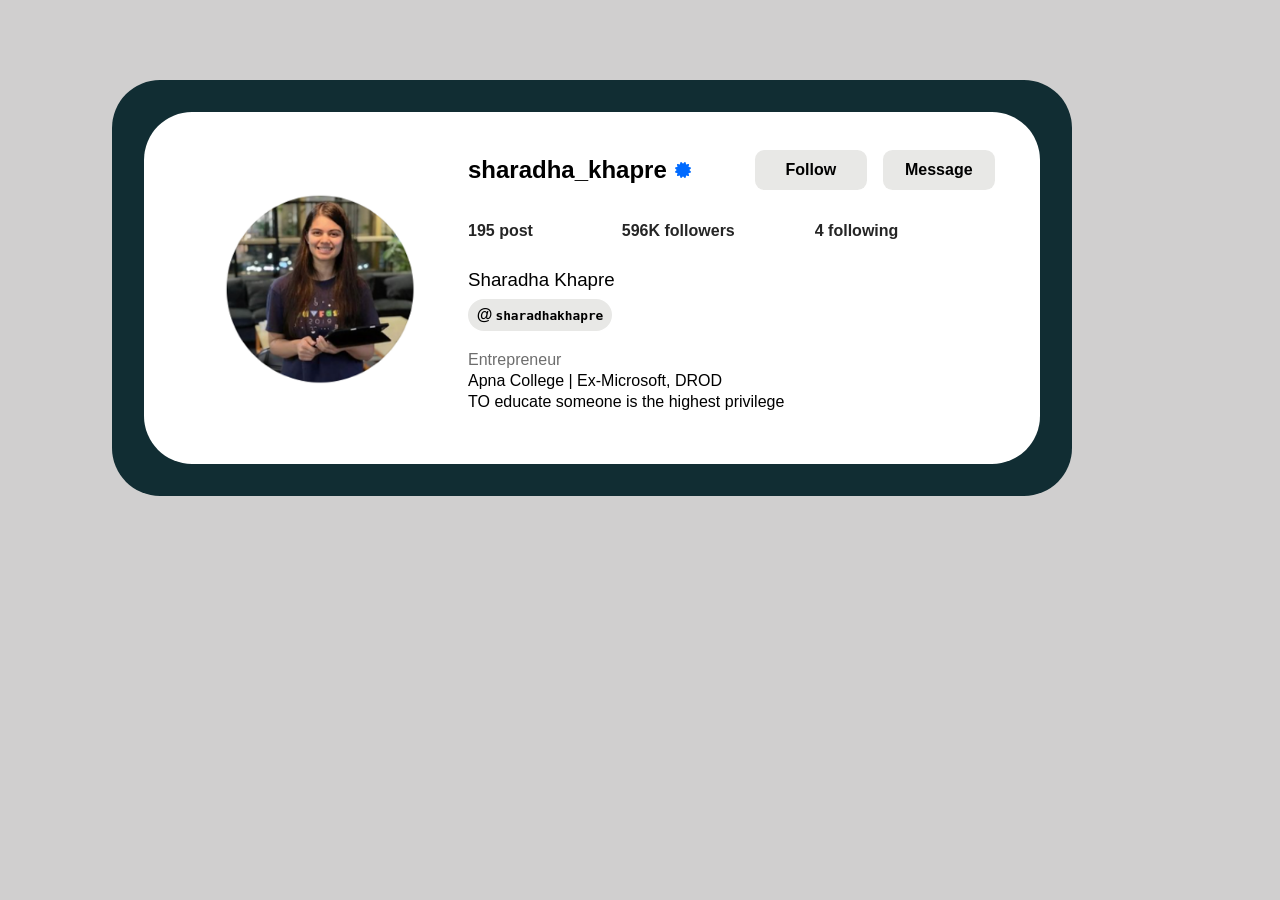
<file: instaProfile.html>
<!DOCTYPE html>
<html lang="en">
<head>
    <meta charset="UTF-8">
    <meta name="viewport" content="width=device-width, initial-scale=1.0">
    <title>instagram profile</title>
    <link rel="stylesheet" href="https://cdnjs.cloudflare.com/ajax/libs/font-awesome/6.5.2/css/all.min.css" 
    integrity="sha512-SnH5WK+bZxgPHs44uWIX+LLJAJ9/2PkPKZ5QiAj6Ta86w+fsb2TkcmfRyVX3pBnMFcV7oQPJkl9QevSCWr3W6A==" 
    crossorigin="anonymous" referrerpolicy="no-referrer" />
    <style>
        *{
            margin: 0px;
            padding: 0px;
        }
        body{
            background-color: rgb(208, 207, 207);
            font-family:Arial, sans-serif;

        }
        .outer{
            margin-left: 7rem;
            margin-top: 5rem;
            width: 60rem;
            height: 26rem;
            background-color: rgb(17, 45, 51);
            border-radius: 3rem;
            display: flex;
            align-items: center;
            justify-content: center;
        }
        .inner{
            height: 22rem;
            width: 56rem;
            border-radius: 3rem;
            background-color: white;
            display: flex;
            align-items: center;
            justify-content: center;
        }
        .profile{
            height: 19rem;
            width: 18.5rem;
            display: flex;
            align-items: center;
            justify-content: center;
        }
        .img{
            height: 12rem;
            width: 12rem;
            border-radius: 50%;
            background-image: url(Screenshot\ 2024-08-07\ 151252.png);
            background-size: cover;
        }
        .info{
            height: 19rem;
            width: 34rem;
        }
        .upper{
            height: 3.3rem;
            width: 34rem;
            margin-top: 0.5rem;
            display: flex;
            align-items: center
        }
        button{
            height: 2.5rem;
            width: 7rem;
            background-color: rgb(232, 232, 230);
            font-weight: 700;
            font-size: 1rem;
            border: 0px;
            border-radius: 0.6rem;
            margin-left: 1rem;
        }
        .middle{
            height: 8rem;
            width: 34rem;
            font-weight: 600;
        }
        .thread{
            margin-top: 0.5rem;
            height: 2rem;
            width: 9rem;
            border-radius: 4rem;
            background-color: rgb(232, 232, 230);
            font-weight: 600;
            margin-left: 0px;
            font-size: 0.8rem;
            font-family:monospace;
        }
        .lower{
            height: 6rem;
            width: 34rem;
            line-height: 1.3rem;
            font-weight: 520;
        }

    </style>
</head>
<body>
        <div class="outer">
            <div class="inner">

                <div class="profile">
                    <div class="img"></div>
                </div>

                <div class="info">
                    <div class="upper">
                        <h2 style="margin-right: 0.5rem;">sharadha_khapre </h2><i class="fa-solid fa-certificate" style="color: rgb(0, 106, 255);"></i>
                        <button style="margin-left: 4rem;" id="Follow">Follow</button>
                        <button id="Message"><a href="instagrammessage.html" style="text-decoration: none; color: #000;">Message</a></button>
                    </div>
                    <div class="middle">
                    
                        <pre style="font-size: 1rem;font-family:Arial, sans-serif;color: #252525;margin-top: 1.6rem;">195 post                    596K followers                  4 following</pre>
                    
                        <h3 style="margin-top: 1.8rem;font-weight: 500;">Sharadha Khapre</h3>
                        <button class="thread" id="thread"><span style="font-size: 1rem;font-family:Arial, sans-serif;margin-right: 0.2rem;">@</span>sharadhakhapre</button>
                    </div>
                    <div class="lower">
                        <p style="color: #6d6d6d;">Entrepreneur</p>
                        <p>Apna College | Ex-Microsoft, DROD</p>
                        <p>TO educate someone is the highest privilege</p>
                    </div>
                </div>

            </div>
        </div>
    <script>
        let follow = document.getElementById("Follow");
        let message = document.getElementById("Message");
        let thread = document.getElementById("thread");
        fo = true;
        follow.addEventListener("click",(e) => {
            if(fo == true){
                follow.innerText = "Following";
                fo = false;
            }
            else{
                follow.innerText = "Follow";
                fo = true;
            }
        });
    </script>
</body>
</html>
</file>
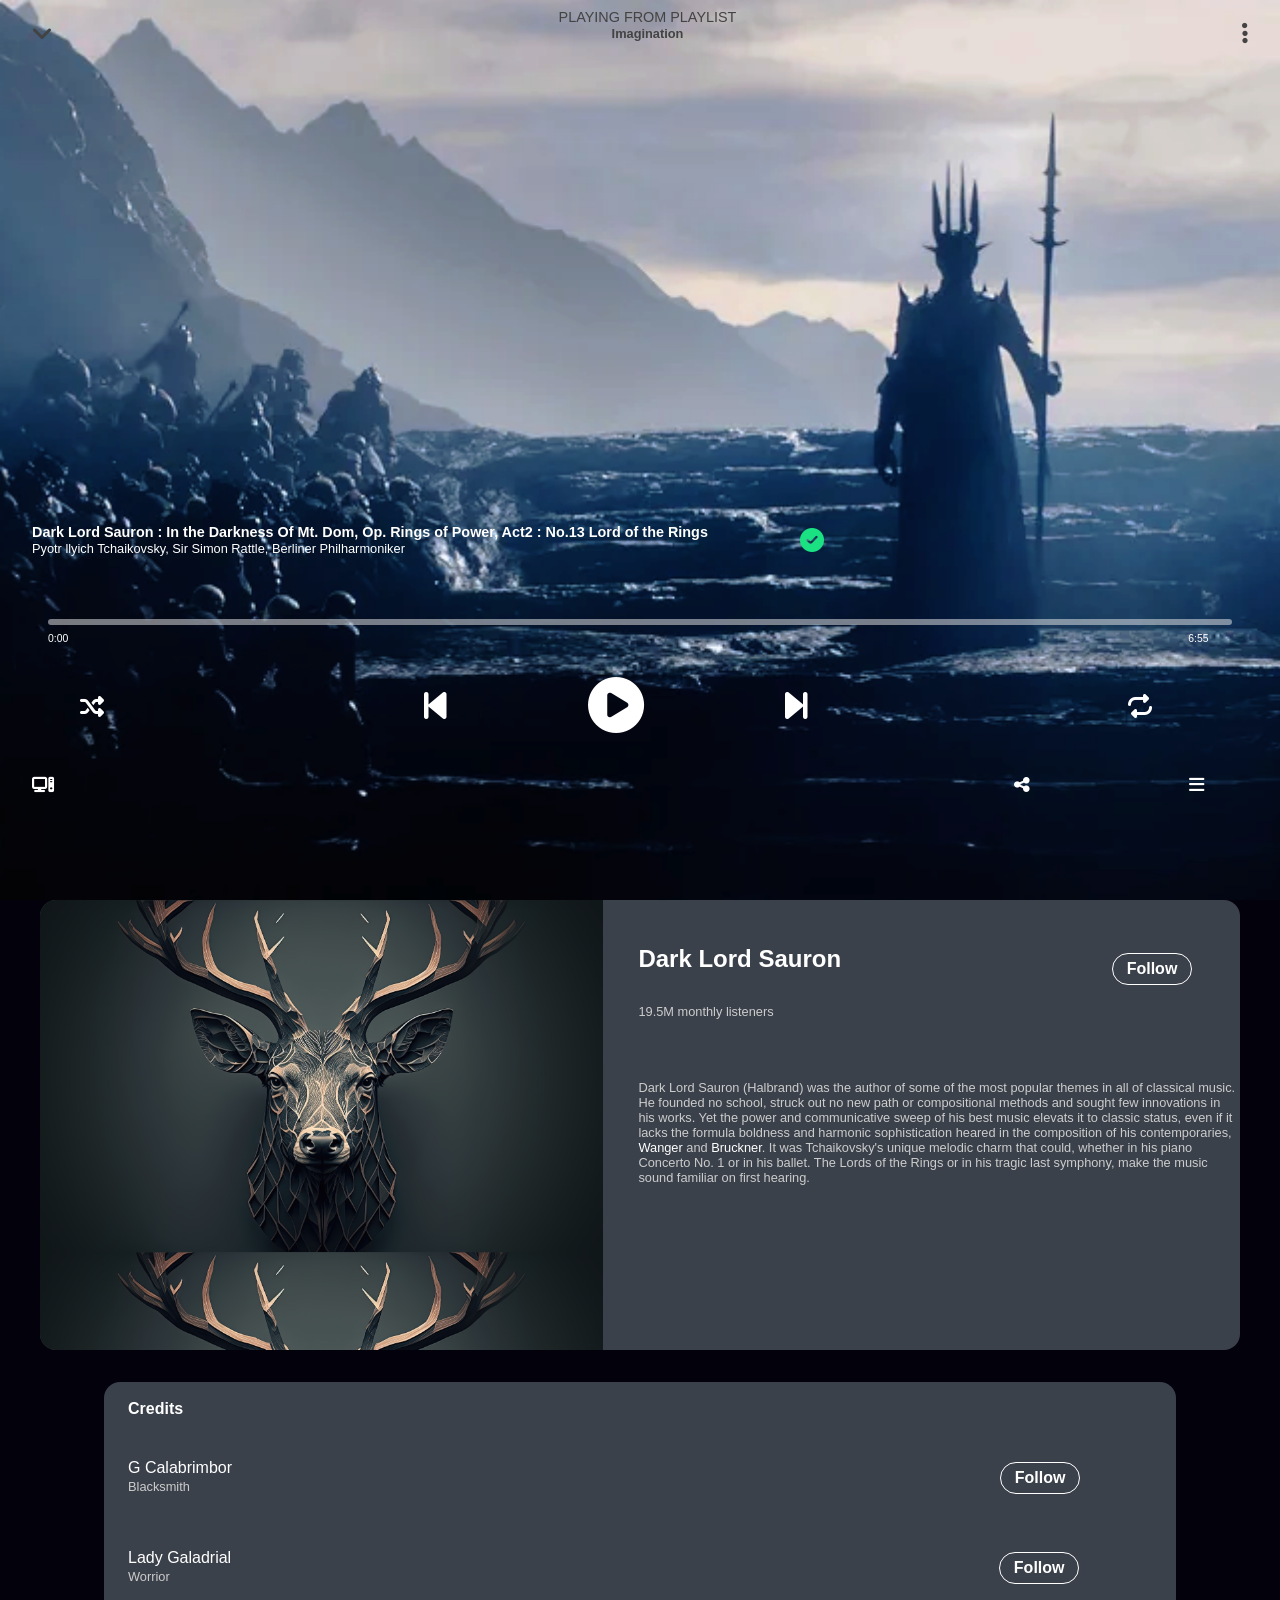
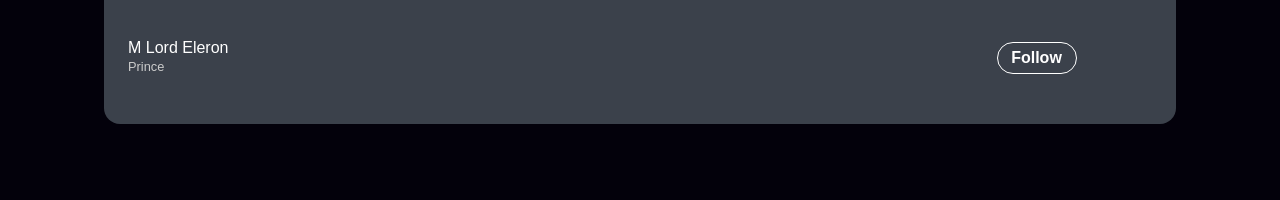
<file: spotify.html>
<!DOCTYPE html>
<html lang="en">
<head>
    <meta charset="UTF-8">
    <meta name="viewport" content="width=device-width, initial-scale=1.0">
    <title>Spotify</title>
    <link rel="stylesheet" href="https://cdnjs.cloudflare.com/ajax/libs/font-awesome/6.5.2/css/all.min.css" 
    integrity="sha512-SnH5WK+bZxgPHs44uWIX+LLJAJ9/2PkPKZ5QiAj6Ta86w+fsb2TkcmfRyVX3pBnMFcV7oQPJkl9QevSCWr3W6A==" 
    crossorigin="anonymous" referrerpolicy="no-referrer" />
    <link rel="stylesheet" href="spotify.css">
</head>
<body>
    <div class="upper">

        <div class="m_menu">
            <div class="menu_bar" style="margin-right: 2rem;">
                <i class="fa-solid fa-angle-down" style="color: #434343;" ></i>
            </div>
            <div class="menu_name">
                <div style="margin-top: 0.25rem; color: #434343;">PLAYING FROM PLAYLIST</div>
                <div style="font-size: 0.8rem; font-weight: 700; margin-top: 0.1rem;color: #434343;">Imagination</div>
            </div>
            <div class="menu_bar">
                <i class="fa-solid fa-ellipsis-vertical" style="margin-left: 2rem; color: #434343;"></i>
            </div>
        </div>

        <div class="m_name">
            <div class="name_music">
                <div style="margin-top: 0.25rem; font-size: 0.9rem; font-weight: 700;">
                    Dark Lord Sauron : In the Darkness Of Mt. Dom, Op. Rings of Power, Act2 : No.13 Lord of the Rings
                </div>
                <div style="font-size: 0.8rem; margin-top: 0.1rem;">
                    Pyotr llyich Tchaikovsky, Sir Simon Rattle, Berliner Philharmoniker
                </div>
            </div>
            <div class="name_verifyed">
                <i class="fa-solid fa-circle-check" style="color: #1ae282;"></i>
            </div>
        </div>
        
        <div class="m_track">
            <div class="track_line">
            </div>
            <div class="track_time">
                <div>0:00</div>
                <div style="margin-left: 87.5vw;">6:55</div>
            </div>
        </div>
        
        <div class="m_navbar">
            <div class="navbar_shuffle">
                <i class="fa-solid fa-shuffle"></i>
            </div>
            <div class="navbar_backward">
                <i class="fa-solid fa-backward-step"></i>
            </div>
            <div class="navbar_play">
                <i class="fa-solid fa-circle-play"></i>
            </div>
            <div class="navbar_forward">
                <i class="fa-solid fa-forward-step"></i>
            </div>
            <div class="navbar_repeat">
                <i class="fa-solid fa-repeat"></i>
            </div>
        </div>
        
        <div class="m_more">
            <div class="more" >
                <i class="fa-solid fa-computer"></i>
            </div>
            <div class="more" style="margin-left: 75vw;">
                <i class="fa-solid fa-share-nodes"></i>
            </div>
            <div class="more" style="margin-left: 12.5vw;">
                <i class="fa-solid fa-bars"></i>
            </div>
        </div>
        
        </div>
        
        <div class="lower">

        <div class="about_artist">
            <div class="about_img"></div>
            <div class="about_info">
                <div class="profile">
                    <div class="profile_name">
                        <div class="name">
                            Dark Lord Sauron
                        </div>
                        <div class="listner">
                            19.5M monthly listeners
                        </div>
                    </div>
                    <div class="follow">
                        <button>Follow</button>
                    </div>
                </div>
                <div class="info">Dark Lord Sauron (Halbrand) was the author of some of the most popular themes in all of classical music.
                                  He founded no school, struck out no new path or compositional methods and sought few innovations in his
                                  works. Yet the power and communicative sweep of his best music elevats it to classic status, even if 
                                  it lacks the formula boldness and harmonic sophistication heared in the composition of his contemporaries, 
                                  <span>Wanger </span> and <span>Bruckner</span>. It was Tchaikovsky's unique melodic charm that could,
                                  whether in his piano Concerto No. 1 or in his ballet. The Lords of the Rings or in his tragic last symphony,
                                  make the music sound familiar on first hearing.
                </div>
            </div>
        </div>
        
        <div class="credits">
            <div class="ccc">Credits</div>

            <div class="cra" style="margin-top: 0px;">
                <div class="cra_name">
                    <div class="namec">
                        G Calabrimbor
                    </div>
                    <div class="type">
                        Blacksmith
                    </div>
                </div>
                <div class="cra_follow">
                    <button id="craf">Follow</button>
                </div>
            </div>

            <div class="cra">
                <div class="cra_name">
                    <div class="namec">
                        Lady Galadrial
                    </div>
                    <div class="type">
                        Worrior
                    </div>
                </div>
                <div class="cra_follow">
                    <button id="craf">Follow</button>
                </div>
            </div>

            <div class="cra">
                <div class="cra_name">
                    <div class="namec">
                        M Lord Eleron
                    </div>
                    <div class="type">
                        Prince
                    </div>
                </div>
                <div class="cra_follow">
                    <button id="craf">Follow</button>
                </div>
            </div>

        </div>
        
    </div>
</body>
</html>
</file>
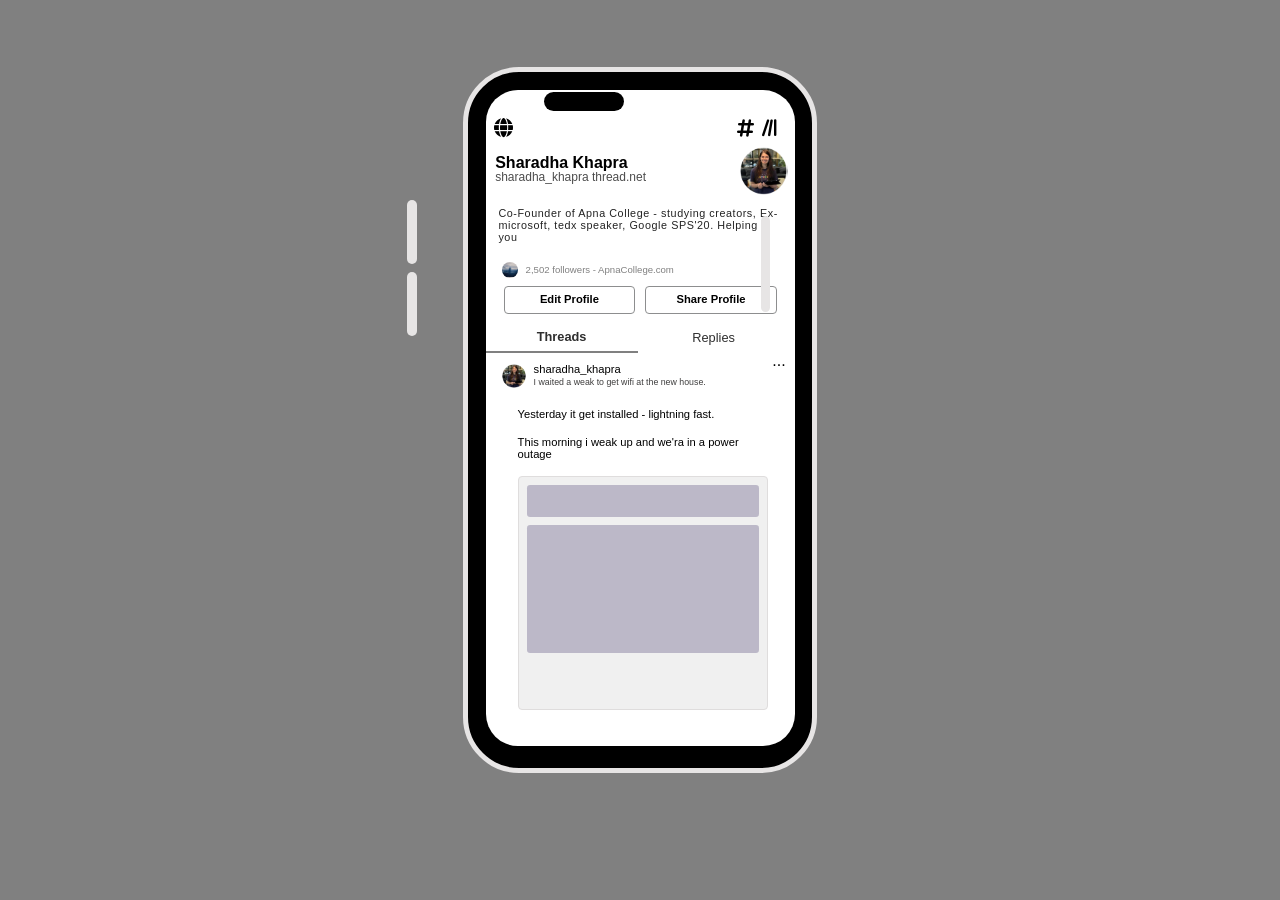
<file: threads.html>
<!DOCTYPE html>
<html lang="en">
<head>
    <meta charset="UTF-8">
    <meta name="viewport" content="width=device-width, initial-scale=1.0">
    <title>Document</title>
    <link rel="stylesheet" href="https://cdnjs.cloudflare.com/ajax/libs/font-awesome/6.5.2/css/all.min.css" 
    integrity="sha512-SnH5WK+bZxgPHs44uWIX+LLJAJ9/2PkPKZ5QiAj6Ta86w+fsb2TkcmfRyVX3pBnMFcV7oQPJkl9QevSCWr3W6A==" 
    crossorigin="anonymous" referrerpolicy="no-referrer" />
    <style>
        *{
            padding: 0px;
            margin: 0px;
        }
        body{
            background-color: gray;
            display: flex;
            align-items: center;
            justify-content: center;
            height: 52.5rem;
            font-family:Arial, sans-serif;
        }
        .contaner{
            height: 43.5rem;
            width: 21.5rem;
            background-color: black;
            border: 0.35rem solid rgb(231, 229, 229);
            border-radius: 3.5rem;
        }
        .volumeup{
            height: 4rem;
            width: 0.6rem;
            background-color: rgb(231, 229, 229);
            border-radius: 1rem;
            position:fixed;
            z-index: 1;
            top: 12.5rem;
            left: 25.46rem;
        }
        .volumedown{
            height: 4rem;
            width: 0.6rem;
            background-color: rgb(231, 229, 229);
            border-radius: 1rem;
            position: fixed;
            z-index: 1;
            top: 17rem;
            left: 25.46rem;
        }
        .power{
            height: 6rem;
            width: 0.6rem;
            background-color: rgb(231, 229, 229);
            border-radius: 1rem;
            position: fixed;
            z-index: 1;
            top: 13.5rem;
            left: 47.55rem;
        }
        .innercontaner{
            height:41rem ;
            width: 19.33rem;
            margin-left: 1.1rem;
            margin-top: 1.15rem;
            border-radius: 2rem;
            background-color: white;
        }
        .notch{
            height: 1.5rem;
        }
        .innernotch{
            height: 1.2rem;
            width: 5rem;
            border-radius: 1rem;
            background-color: black;
            position: fixed;
            z-index: 1;
            top: 5.75rem;
            left: 34rem;
        }
        .more{
            font-size: 1.2rem;
            height: 1.8rem;
            display: flex;
            align-items: center;
        }
        .logo{
            margin-left: 0.5rem;
        }
        .profile{
            height: 3.5rem;
            display: flex;
            align-items: center;
        }
        .name{
            margin-top: 1rem;
            margin-left: 0.6rem;
            height: 3.2rem;
            width: 10rem;
            
        }
        .fullname{
            margin-top: 0.65;
            height: 1rem;
            font-size: 1rem;
            font-weight: 700;
        }
        .username{
            height: 1rem;
            font-size: 0.75rem;
            color: #4d4d4d;
        }
        .img{
            height: 3rem;
            width: 3rem;
            border-radius: 50%;
            background-image: url(Screenshot\ 2024-08-07\ 151252.png);
            background-size: contain;
            margin-left: 5.3rem;
        }
        .bio{
            height: 3.25rem;
            color: rgb(35, 35, 35);
            font-size: 0.675rem;
            margin-left: 0.8rem;
            margin-right: 1rem;
            margin-top: 0.5rem;
            letter-spacing: 0.035rem;
        }
        .follower{
            height: 1.3rem;
            display: flex;
            align-items: center;
        }
        .img2{
            margin-left: 1rem;
            height: 1rem;
            width: 1rem;
            border-radius: 50%;
            background-image: url(lord.png);
            background-size: contain;
        }
        .text{
            margin-left: 0.5rem;
            font-size: 0.6rem;
            color: gray;
        }
        .edit{
            height: 2.5rem;
            display: flex;
            align-items: center;
            justify-content: space-evenly;
            margin-left: 0.5rem;
            margin-right: 0.5rem;
            font-size: 0.7rem;
            text-align: center;
            font-weight: 600;
        }
        .editprofile,.sheareprofile{
            height: 1.25rem;
            width: 8.1rem;
            border: 1px rgb(141, 142, 143) solid;
            border-radius: 0.25rem;
            padding-top: 0.35rem;
        }
        .option{
            height: 2rem;
            display: flex;
            font-size: 0.8rem;
            align-items: center;
            text-align: center;
            color: rgb(47, 47, 47);
        }
        .threads{
            width: 9.5rem;
            padding-top: 0.6rem;
            height: 1.4rem;
            font-weight: 600;
            border-bottom: 2px solid gray;
        }
        .replies{
            width: 9.5rem;
            padding-top: 0.6rem;
            height: 1.4rem;
        }
        .post{
            height: 15rem;
        }
        .postprofile{
            height: 3rem;
            display: flex;
            align-items: center;
        }
        .postimg{
            margin-left: 1rem;
            height: 1.5rem;
            width: 1.5rem;
            border-radius: 50%;
            background-image: url(Screenshot\ 2024-08-07\ 151252.png);
            background-size: contain;
        }
        .postname{
            margin-left: 0.5rem;
            height: 1.65rem;
            width: 12rem;
        }
        .postinfo{
            margin-left: 0.75rem;
            height: 3rem;
            font-size: 1rem;
            width: 3rem;
            text-align: end;
        }
        .postis{
            height: 13rem;
        }
        .posttext{
            margin-left: 2rem;
            margin-right: 2rem;
            font-size: 0.7rem;
            margin-top: 0.5rem;
            height: auto;
        }
        .postbox{
            margin-left: 2rem;
            margin-right: 2rem;
            margin-top: 1rem;
            height: 14.5rem;
            width: 15.5rem;
            background-color: rgb(240, 240, 240);
            border-radius: 0.25rem;
            border: 0.5px solid rgb(223, 221, 221);
        }
        .upper{
            margin-top: 0.5rem;
            margin-left: 0.5rem;
            border-radius: 0.2rem;
            height: 2rem;
            width: 14.5rem;
            background-color: rgb(188, 184, 200);
        }
        .lower{
            margin-top: 0.5rem;
            margin-left: 0.5rem;
            border-radius: 0.2rem;
            height: 8rem;
            width: 14.5rem;
            background-color: rgb(188, 184, 200);
        }
    </style>
</head>
<body>
    <div class="contaner">
        <div class="innercontaner">

            <div class="notch">
                <div class="innernotch"></div>
            </div>

            <div class="more">
                <div class="logo"><i class="fa-solid fa-globe"></i></div>
                <div class="logo" style="margin-left: 14rem;"><i class="fa-solid fa-hashtag"></i></div>
                <div class="logo"><i class="fa-solid fa-lines-leaning"></i></div>
            </div>

            <div class="profile">
                <div class="name">
                    <div class="fullname">Sharadha Khapra</div>
                    <div class="username">sharadha_khapra thread.net</div>
                </div>
                <div class="img"></div>
            </div>

            <div class="bio">Co-Founder of Apna College - studying creators, Ex-microsoft, tedx speaker, Google SPS'20.
            Helping you
            </div>

            <div class="follower">
                <div class="img2"></div>
                <div class="text">2,502 followers - ApnaCollege.com</div>
            </div>

            <div class="edit">
                <div class="editprofile">Edit Profile</div>
                <div class="sheareprofile">Share Profile</div>
            </div>

            <div class="option">
                <div class="threads">Threads</div>
                <div class="replies">Replies</div>
            </div>

            <div class="post">
                <div class="postprofile">
                    <div class="postimg"></div>
                    <div class="postname">
                        <div style="font-size: 0.7rem;">sharadha_khapra</div>
                        <div style="font-size: 0.55rem; margin-top: 0.15rem; color: #3f3e3e;">I waited a weak to get wifi at the new house.</div>
                    </div>
                    <div class="postinfo" >...</div>
                </div>
                <div class="postis">
                    <div class="posttext">Yesterday it get installed - lightning fast.</div>
                    <div class="posttext" style="margin-top: 1rem;">This morning i weak up and we'ra in a power outage</div>
                    <div class="postbox">
                        <div class="upper"></div>
                        <div class="lower"></div>
                    </div>
                </div>
            </div>

        </div>
    </div>
    <div class="volumeup"></div>
    <div class="volumedown"></div>
    <div class="power"></div>
</body>
</html>
</file>
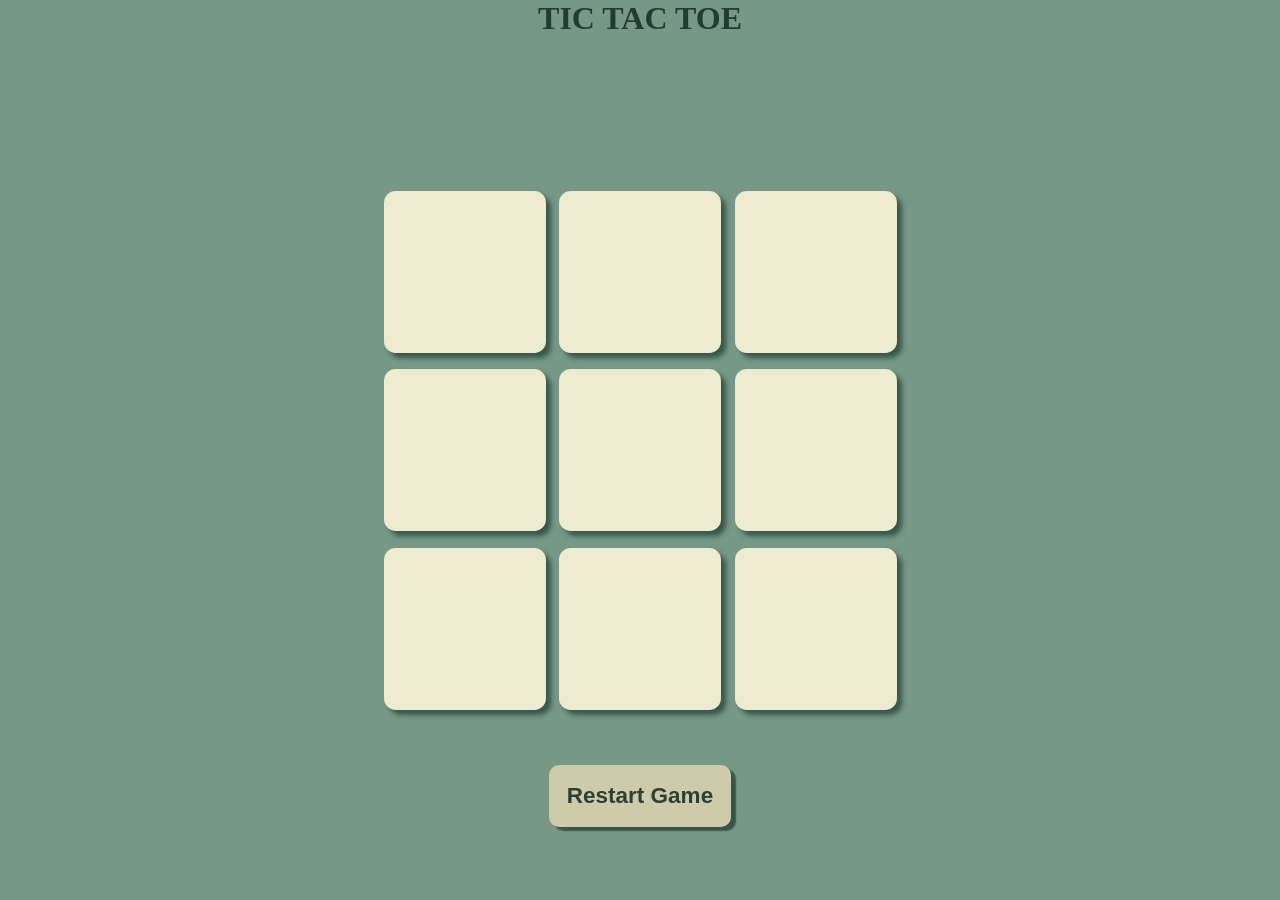
<file: tic tac.html>
<!DOCTYPE html>
<html lang="en">
<head>
    <meta charset="UTF-8">
    <meta name="viewport" content="width=device-width, initial-scale=1.0">
    <title>TIC TAC TOE GAME</title>
    <link rel="stylesheet" href="tic tac.css">
</head>
<body>
    <h1>TIC TAC TOE</h1>
    <div id="msg">
        <p id="winner"></p>
        <button id="newgame">New Game</button>
    </div>
    <div class="main">
    <div class="contaner">
        <div class="inner">
            <button class="boxes" id="a"> </button>
            <button class="boxes" id="b"> </button>
            <button class="boxes" id="c"> </button>
            <button class="boxes" id="d"> </button>
            <button class="boxes" id="e"> </button>
            <button class="boxes" id="f"> </button>
            <button class="boxes" id="g"> </button>
            <button class="boxes" id="h"> </button>
            <button class="boxes" id="i"> </button>
        </div>
    </div>
    </div>
    <button id="reset">Restart Game</button>
    <script src="tic tac.js"></script>
</body>
</html>
</file>
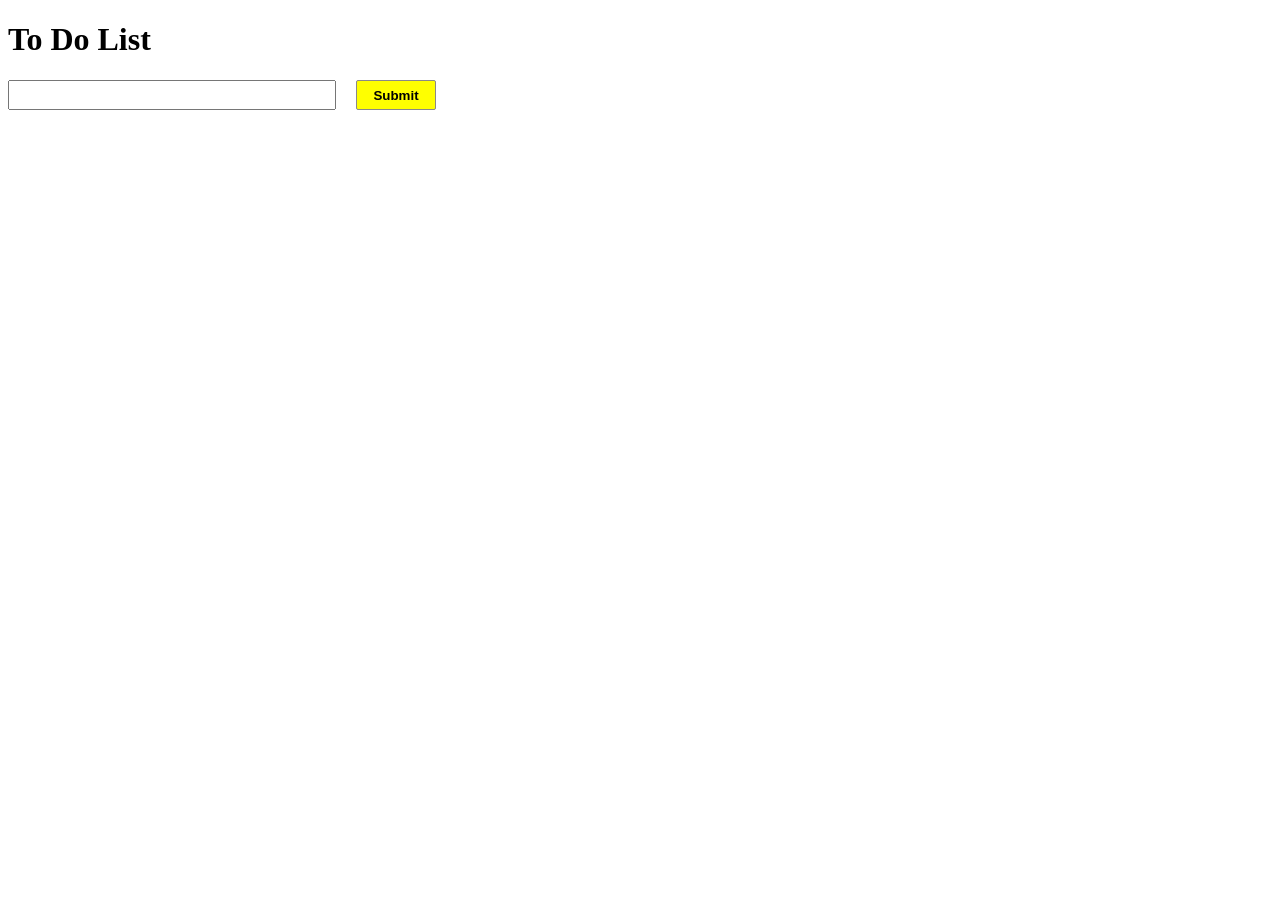
<file: to do list.html>
<!DOCTYPE html>
<html lang="en">
<head>
    <meta charset="UTF-8">
    <meta name="viewport" content="width=device-width, initial-scale=1.0">
    <title>To do List</title>
    <style>
        #task{
            height: 1.5rem;
            width: 20rem;
        }
        #add_task{
            margin-left: 1rem;
            height: 1.9rem;
            width: 5rem;
            background-color: yellow;
            border: 1px solid rgb(138, 137, 137);
            border-radius: 2px;
            font-weight: 700;
        }
        .tasks{
            margin-top: 2rem;
        }
        span{
            font-weight: 500;
            font-size: 1.5rem;
        }
        button{
            margin-left: 1.5rem;
            height: 2rem;
            width: 5rem;
            border: 1px solid rgb(138, 137, 137);
            border-radius: 2px;
            font-weight: 700;
            background-color: rgb(252, 60, 60);
        }
        li{
            list-style: none;
        }
    </style>
</head>
<body>

    <h1>To Do List</h1>
    <div class="addTask">
        <input id="task" type="text">
        <input type="submit" id="add_task">
    </div>
    <div class="tasks">
        <ul id="list">
        </ul>
    </div>

    <script>
        const task = document.getElementById("task"); 
        const add = document.getElementById("add_task");
        const list = document.getElementById("list");

        add.addEventListener("click", (e) => {
            const li = document.createElement("li");
            li.innerHTML = `
                ${task.value}
                <button onclick="removeTask(this)">Remove</button>
                <hr>
            `;

            list.appendChild(li);
            task.value = ''; // Clear input field
        });
        
        function removeTask(button) {
            const li = button.parentElement;
            li.remove();
        }
        
    </script>
</body>
</html>
</file>
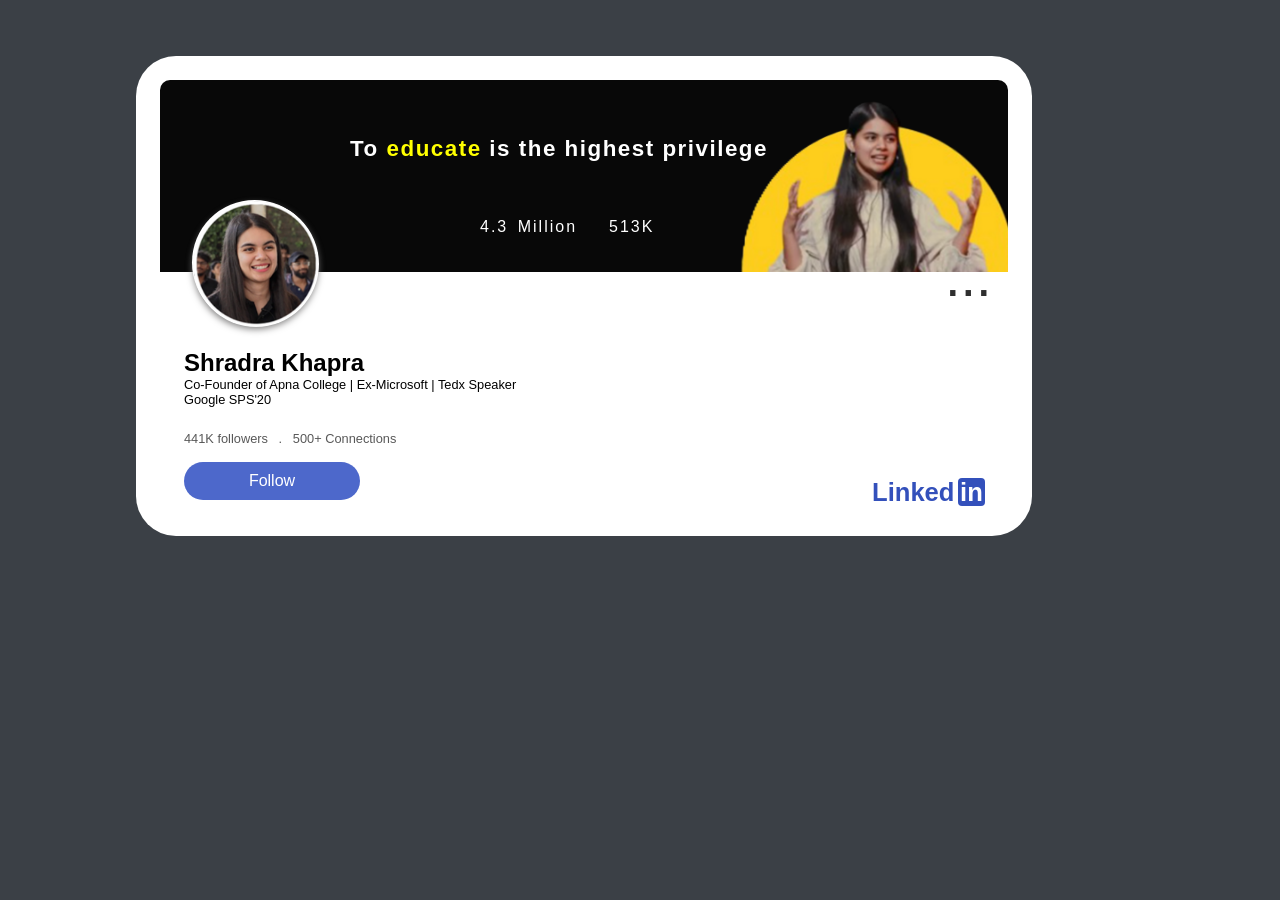
<file: YoutubeProfileApnaCollege.html>
<!DOCTYPE html>
<html lang="en">
<head>
    <meta charset="UTF-8">
    <meta name="viewport" content="width=device-width, initial-scale=1.0">
    <title>Document</title>
    <style>
        *{
            margin: 0px;
            padding: 0px;
            font-family:Arial, sans-serif;
        }
        body{
            background-color: rgb(59, 64, 70);
        }
        .contaner{
            background-color: white;
            height: 30rem;
            width: 56rem;
            margin-top: 3.5rem;
            margin-left: 8.5rem;
            border-radius: 2.5rem;   
        }
        .hero{
            width: 56rem;
            height: 15rem;
            padding-top: 1.5rem;
            color: white;
        }
        .main{
            width: 53rem;
            height: 12rem;
            margin-left: 1.5rem;
            background-color: white;
            border-top-left-radius: 10px;
            border-top-right-radius: 10px;
            background-image: url(Screenshot\ 2024-08-05\ 164344.png);
            background-size: cover;
            background-color: blue
        }
        .mainone{
            padding-top: 3.5rem;
            text-align: center;
            display: flex;
        }
        .moto{
            width: 38rem;
            text-align: right;
            font-weight: 600;
            letter-spacing: 1.5px; 
            white-space: 3px;
        }
        .maintwo{
            height: 7rem;
            padding-top: 3.5rem;
            text-align: center;
            display: flex;
            padding-left: 20rem;
        }
        .youtube{
            letter-spacing: 2px; 
            word-spacing: 3px;
        }
        .instagram{
            margin-left: 2rem;
            letter-spacing: 2px;
        }
        .profile{
            height: 7.8rem;
            width: 7.8rem;
            background-color: white;
            border-radius: 50%;
            position: fixed;
            z-index: 1;
            top: 12.5rem;
            left: 12rem;
            box-shadow: 1px 4px 7px rgb(126, 125, 125);
        }
        .innerprofile{
            height: 7.9rem;
            width: 7.9rem;
            margin-left: 0.059rem;
            margin-top: 0.059rem;
            background-image: url(Screenshot\ 2024-08-05\ 191411.png);
            background-size: cover;
            border-radius: 50%;
        }
        .zero{
            height: 15rem;
            width: 56rem;
            padding-left: 3rem;
            padding-right: 3rem;
            padding-top: 1.8rem;
            padding-bottom: 3rem;
        }
        p{
            font-size: 0.8rem;
        }
        .other{
            margin-top: 1.5rem;
        }
        button{
            height: 2.4rem;
            width: 11rem;
            border-radius: 2rem;
            border: 0px;
            background-color: rgb(77, 104, 203);
            color:white;
            font-size: 1rem;
            word-spacing: 1rem;
        }
        .button{
            margin-top: 1rem;
            display: flex;
        }
        .linked{
            margin-left: 32rem;
            margin-top: 1rem;
            font-weight: 700;
        }

    </style>
</head>
<body>
     <div class="page">
        <div class="contaner">
            <div class="hero">
                <div class="main">
                    <div class="mainone">
                        <div class="moto">
                            <p style="font-size: 1.4rem;">To <span style="color: yellow;">educate</span> is the highest privilege</p>
                        </div>
                    </div>
                    <div class="maintwo">
                        <div class="youtube"><i class="fa-brands fa-youtube" style="color: #ea3f06;"></i>
                        4.3 Million</div>
                        <div class="instagram"><i class="fa-brands fa-square-instagram" style="color: #a429d1;"></i>
                        513K</div>
                    </div>
                </div>
            </div>
            <div class="profile">
                <div class="innerprofile">
                    <div class="dot">
                        <p style="color: rgb(47, 47, 47);font-size: 3.5rem;margin-left: 47rem;padding-top: 2.7rem;">...</p>
                    </div>
                </div>
            </div>
            <div class="zero">
                <div class="bio">
                    <h2>Shradra Khapra</h2>
                    <p>Co-Founder of Apna College | Ex-Microsoft | Tedx Speaker</p>
                    <p>Google SPS'20</p>
                </div>
                <div class="other">
                        <pre style="color: rgb(88, 88, 88);font-size: 0.8rem;">441K followers   .   500+ Connections</pre>
                        <div class="button">
                            <button>Follow</button>
                            <div class="linked">
                                <p style="font-size: 1.6rem;color:rgb(51, 80, 187) ;">
                                Linked<span style="background-color:rgb(51, 80, 187);color: white;
                                padding-right: 0.15rem;border-radius: 0.25rem;padding-left: 0.15rem;margin-left: 0.2rem;">in</span></p>
                            </div>
                        </div>
                </div>
            </div>
        </div>
     </div>
</body>
</html>
</file>
<file: amazon.css>
*{
    margin: 0px;
    padding: 0px;
    border: border-box;
    font-family: Arial, Helvetica, sans-serif;
}
.navbar{
    height: 60px;
    background-color: #151818;
    color: white;
    display: flex;
    align-items: center;
    justify-content: space-evenly;
}

.border:hover{
    border: 2px solid rgb(253, 173, 1);
    border-radius: 3px;
}
/** nav logo **/
.nav-logo{
    height: 50px;
    width: 85px;
    padding-top: 15px; 
}
.logo{
    
    background-image: url(logo.png);
    height: 35px;
    background-size: contain;
}
/** nav addresss **/
.nab-address{
    font-size: 1rem;
}
.addone{
    padding-left: 17px;
    color: #cccccc;
}
.addtwo{
    display: flex;
    font-size: 16px;
    font-weight:700;
}
.addtwo p{
    padding-left: 5px;
}
.nav-search{
    display: flex;
    width: 604px;
    height: 40px;
    border: none;
}
.nav-search:hover{
    border: 2.5px solid rgb(255, 221, 0);
    border-radius:8px ;
}
.nav-search input{
    width: 85%;
}
.search-select{
    background-color: #e6e6e6;
    width: 50px;
    text-align: center;
    border: none;
    border-top-left-radius: 4px;
    border-bottom-left-radius: 4px;
}
#search{
    font-size: 1rem;
    border: none;
    border-radius: 0px;
}
.search-icon{
    background-color: #febd68;
    width: 50px;
    display: flex;
    border-top-right-radius: 4px;
    border-bottom-right-radius: 4px;
    justify-content: center;
    align-items: center;
    font-size: 1.5rem;
    color: #0f1111;
}
.nav-lang{
    font-size: 1.8rem;
}
.nav-lang select{
    background-color: #151818;
    color: white;
    border: none;
    font-size: 1rem;
    font-weight: 700;
}
.acc-one{
    font-size: .85rem;
}
.acc-two{
    font-size: 1rem;
    font-weight: 700;
}
.cart i{
    font-size: 2rem;
}
.menu{
    height: 40px;
    background-color: #1e2424;
    display: flex;
    justify-content: center;
    align-items: center;
    color: white;
    font-size: 1rem;
}
.menu-select{
    font-weight: 700;
}
.menu-option{
    display: flex;
    width: 82%;

}
.menu-option p{
    padding-left: 30px;
}
.menu-deal{
    font-weight: 700;
}
.hero{
    background-image: url(hero_img.jpg);
    background-size: cover;
    height: 300px;
    display: flex;
    justify-content: center;
    align-items: flex-end;
}
.local{
    top: 300px;
    height: 40px;
    width: 80%;
    background-color: white;
    display: flex;
    align-items: center;
    justify-content: center;
    margin-bottom: 30px;
    border-radius: 3px;
}
.local a{
    color: #007185;
    text-decoration: none;
}
.shop{
    background-color: #fdd3c6;
    display: flex;
    flex-wrap: wrap;
    justify-content: space-evenly;
    align-items: center;
}
.box{
    height: 390px;
    width: 23%;
    border-radius: 2px;
    margin-top: 20px;
    margin-bottom: 20px;
    padding: 20px 0px 15px;
    background-color: white;
}
.box-content{
    margin-left: 1rem;
    margin-right: 1rem;
}
.box-content p{
    color: #007185;
}
.acc{
    height: 195px;
    background-color: white;
    display: flex;
    align-items: center;
}
.accone{
    height: 155px;
    width: 100%;
    border-top: 1px solid rgb(183, 182, 182);
    border-bottom: 1px solid rgb(186, 186, 186);
    color: #000;
    display: flex;
    align-items: center;
    justify-content: center;
}
.acc-sign{
    height: 38px;
    width: 300px;
    border: 3px solid rgb(255, 187, 0);
    border-radius: 7px;
    background-color: rgb(255, 213, 0);
    font-size: 1rem;
    font-weight: 700;
    display: flex;
    align-items: center;
    justify-content: center;
}
.acctwo{
    margin-top: 8px;
    margin-bottom: 8px;
    text-align: center;
}
.accthree{
    text-align: center;
    margin-top: 8px;
    margin-bottom: 8px;
}
.accthree a{
    color: #007185;
}
.top{
    display: flex;
    align-items: center;
    justify-content: center;
    height: 59px;
    text-align: center;
    background-color: #37475a;
    color: #fff;
}
.about-us{
    height: 350px;
    display: flex;
    padding-top: 40px;
    justify-content: space-evenly;
    background-color: #222f3d;
    color: #fff;
}
li{
    list-style: none;
    font-size: .85rem;
    line-height: 30px;
    color: #dddddd;
    
}
li h3{
    line-height: 40px;
}
.detail{
    height: 90px;
    background-color: #222f3d;
    color: #ffffff;
    font-size: .85rem;
    display: flex;
    align-items: center;
    justify-content: space-evenly;
    padding-left: 400px ;
    padding-right: 400px;
    border-top: 1px solid #7f9cae;
}
.detail-logo{
    height: 35px;
    width: 95px;
    background-image: url("logo.png");
    background-size: contain;
    
}
.detail-language{
    display: flex;
    align-items: center;
    justify-content: center;
    height: 35px;
    width: 100px;
    border: 2px solid rgb(194, 193, 193);
    border-radius: 5px;
}
.detail-language select{
    background-color: #222f3d;
    border: none;
    color: #fff;
}
.detail-currency{
    display: flex;
    align-items: center;
    justify-content: center;
    height: 35px;
    width: 150px;
    border: 2px solid rgb(186, 185, 185);
    border-radius: 5px;
}
.detail-currency i{
    padding-right: 8px;
}
.detail-country{
    display: flex;
    align-items: center;
    justify-content: center;
    height: 35px;
    width: 120px;
    border: 2px solid rgb(191, 190, 190);
    border-radius: 5px;
}
.detail-country i{
    padding-right: 8px;
}
.copy{
    color: white;
    background-color: #151818;
    height: 40px;
    display: flex;
    align-items: center;
    justify-content: center;
}
</file>
<file: calculator.css>
@import url('https://fonts.googleapis.com/css2?family=Roboto:wght@300&family=Ubuntu:wght@300&display=swap');
html, body {
  height: 100%;
  width: 100%;
  font-family: 'Roboto', sans-serif;
  background-color: rgb(83, 82, 82); 
  color: white;
}

.button{
  width: 66px;
  padding: 20px;
  margin: 0 3px;
  border: 0px solid black;
  border-radius: 9px;
  cursor: pointer;
  background-color: rgb(64, 64, 64); 
  color: white;
  box-shadow: 3px 3px 5px rgb(109, 109, 109);
}

.row{
  margin: 8px 0;
}
.row input{
  width: 291px;
  font-size: 20px;
    margin: 0;
    padding: 10px 0px;
    border: 0px solid black;
    border-radius: 5px;
    background-color: rgb(145, 142, 142); 
    color: white;
    box-shadow: 3px 3px 5px rgb(109, 109, 109);
}
.text-center{
    text-align: center;
}
  
.bg-red{
    background: red;
    box-shadow: 3px 3px 5px rgb(121, 79, 79);

}
  
  .mx-auto{
    margin: auto;
  }
  
  .flex{
    display:flex;
  } 
  .flex-col{
    flex-direction: column;
  }
  
  .items-center{
    align-items: center;
  }
</file>
<file: Form.css>
body{
    background-color: #b3b1c2;
    color: #200643;
    padding: 0pt;
    margin: 0pc;
    font-family: Helvetica, sans-serif;
}
.one{
    background-color: white;
    height: 460px;
    width: 500px;
    border-radius: 10px;
    box-shadow: 5px 5px 5px rgb(71, 71, 71) ;
    margin-top: 40px;
    margin-left: 350px;
    padding: 5px 15px 15px 15px;
    padding-top: 5px;
    background-image: url(logo.png);
    background-repeat: no-repeat;
    background-size: 180px;
    background-position-x: 340px;
}
.contaner1,.contaner2,.contaner4,.contaner5{
    display: flex;
    margin-top: 15px;
}
.contaner3{
    margin-top: 15px;
}
.f2,.f4,.f6,.f8{
    margin-left: 40px;            
}
select{
    width: 233px;
    height: 30px;
}
textarea{
    width: 497px;
    height: 50px;
}
input{
    width: 225px;
    height: 25px;
}
input,select,textarea{
    border: 0.5px solid rgb(117, 116, 116);
    border-radius: 2px;
}
button{
    height: 30px;
    width: 80px;
    border: 0px;
    background-color:#200643;
    color: white;
    padding: 3px 5px 5px 5px;
    border-radius: 5px;
}
#cv{
    width: 220px;
    height: 20px;
    border: 0.5px solid rgb(117, 116, 116);
    border-radius: 2px;
    padding: 5px 5px;
}
.contaner6{
    margin-top: 10px;
}
button{
    margin-left: 410px;
}
input:hover,select:hover,textarea:hover{
    background-color: #ebeaea;
}
</file>
<file: spotify.css>
*{
    padding: 0px;
    margin: 0px;
    color: white;
    font-family:  'Arial Narrow Bold', sans-serif;
}
.upper{
    height: 100vh;
    background-image: url(kybhabhh.png);
    background-size: cover;
}
i{
    color: white;
}

.m_menu{
    height: 7.5vh;
    display: flex;
    align-items: center;
    justify-content: space-between;
    padding-left: 2rem;
    padding-right: 2rem;
    font-size: 1.5rem;
    color: #000;
}
.menu_name{
    height: 6.5vh;
    width: 66rem;
    font-size: 0.9rem;
    text-align: center;
    color: black;
}

.m_name{
    margin-top: 49.5vh;
    height: 9vh;
    display: flex;
    align-items: center;
    padding-left: 2rem;
    padding-right: 2rem;
}
.name_music{
    width: 60vw;
    height: 7.5vh;
}
.name_verifyed{
    font-size: 1.5rem;
    margin-top: 2vh;
    height: 8vh;
}
.m_track{
height: 4.25vh;
padding-left: 3rem;
padding-right: 3rem;
padding-top: 2.75vh;
}
.track_line{
height: 0.65vh;
background-color: rgba(235, 235, 235, 0.507);
border-radius: 1rem;
}
.track_time{
height: 3vh;
display: flex;
align-items: center;
font-size: 0.65rem;

}
.m_navbar{
height: 11vh;
display: flex;
align-items: center;
padding-left: 5rem;
padding-right: 4rem;
font-size: 1.5rem;
}
.navbar_shuffle{
margin-right: 25vw;
}
.navbar_backward{
margin-right: 11vw;
font-size: 2.25rem;
}
.navbar_play{
font-size: 3.5rem;
}
.navbar_forward{
margin-left: 11vw;
font-size: 2.25rem;
}
.navbar_repeat{
margin-left: 25vw;
}
.m_more{
height: 6.5vh;
display: flex;
align-items: center;
padding-left: 2rem;
padding-right: 2rem;
font-size: 1.1rem;
}

.lower{
height: 100vh;
background-color: rgb(3, 1, 11);
padding-left: 2.5rem;
padding-right: 2.5rem;
}
.about_artist{
height: 50vh;
background-color: #3b414b;
border-radius: 1rem;
display: flex;
align-items: center;
}
.about_img{
height: 50vh;
width: 80vh;
border-top-left-radius: 1rem;
border-bottom-left-radius: 1rem;
background-image: url(artist.jpg);
background-size: contain;
}
.about_info{
margin-left: 2.75vw;
}
.profile{
height: 12.5vh;
width: 47vw;
display: flex;
}
.profile_name{
height: 10vh;
width: 30vw;
}
.name{
height: 6.5vh;
width: 30vw;
font-size: 1.5rem;
font-weight: 700;
}
.listner{
height: 4.5vh;
width: 30vw;
font-size: 0.8rem;
color: #cccccc;
}
.follow{
margin-left: 4.5vw;
height: 12.5vh;
width: 12.5vw;
}
button{
height: 2rem;
width: 5rem;
margin-left: 2rem;
margin-top: 0.5rem;
background-color: #3b414b;
font-weight: 700;
font-size: 1rem;
border: 1px solid white;
border-radius: 2rem;
}
.info{
margin-top: 2.5vh;
height: 25vh;
width: 47vw;
font-size: 0.8rem;
color: #cccccc;
}
.credits{
height: 38vh;
background-color: #3b414b;
border-radius: 1rem;
margin-top: 2rem;
margin-left: 4rem;
margin-right: 4rem;
padding-left: 1.5rem;
padding-right: 1rem;
}
.ccc{
height: 5vh;
font-size: 1rem;
padding-top: 2vh;
font-weight: 700;
margin-bottom: 1vh;
}
.cra{
height: 8vh;
margin-top: 2vh;
display: flex;
}
.namec{
font-size: 1rem;
margin-top: 0.5vh;
font-weight: 500;
}
.type{
font-size: 0.8rem;
margin-top: 0.3vh;
color: #cccccc;
}
#craf{
height: 2rem;
width: 5rem;
background-color: #3b414b;
font-weight: 700;
font-size: 1rem;
border: 1px solid white;
border-radius: 2rem;
margin-left: 60vw;
}
</file>
<file: tic tac.css>
*{
    padding: 0px;
    margin: 0px;
}
body{
    background-color: #779887;
    text-align: center;
    color: #1b3128e6;
}
#msg{
    visibility: hidden;
}
button{
    color: #1b3128e6;
}
#winner{
    margin-top: 3vh;
    color: #edebd0;
    font-size: 3.5vh;
    margin-bottom: 3vh;
}
#newgame{
    padding: 2vh;
    margin-top: 1vh;
    background-color: #cecbaa;
    border: 0px;
    border-radius: 5px;
    box-shadow: 5px 4px 1.5px #254336c4;
    font-size: 2.5vh;
    font-weight: 600;
    visibility: hidden;
}
.main{
    height: 70vh;
    display: flex;
    align-items: center;
    justify-content: center;
}
.contaner{
    height: 65vh;
    width: 65vh;
    display: flex;
    align-items: center;
    justify-content: center;
    border-radius: 5vh;
}
.inner{
    height: 58vh;
    width: 58vh;
    gap: 1.5vh;
    display: flex;
    align-items: center;
    justify-content: center;
    flex-wrap: wrap;    
}
.boxes{
    height: 18vmin;
    width: 18vmin;
    background-color: #edebd0;
    border: 0px;
    border-radius: 1.3vh;
    box-shadow: 5px 5px 5px #254336c4;
    font-size: 7vh;
    font-weight: 500;
    color: #254336c4;
}
#reset{
    padding: 2vh;
    background-color: #cecbaa;
    border: 0px;
    border-radius: 10px;
    box-shadow: 5px 4px 1.5px #254336c4;
    font-size: 2.5vh;
    font-weight: 600;
}
</file>
